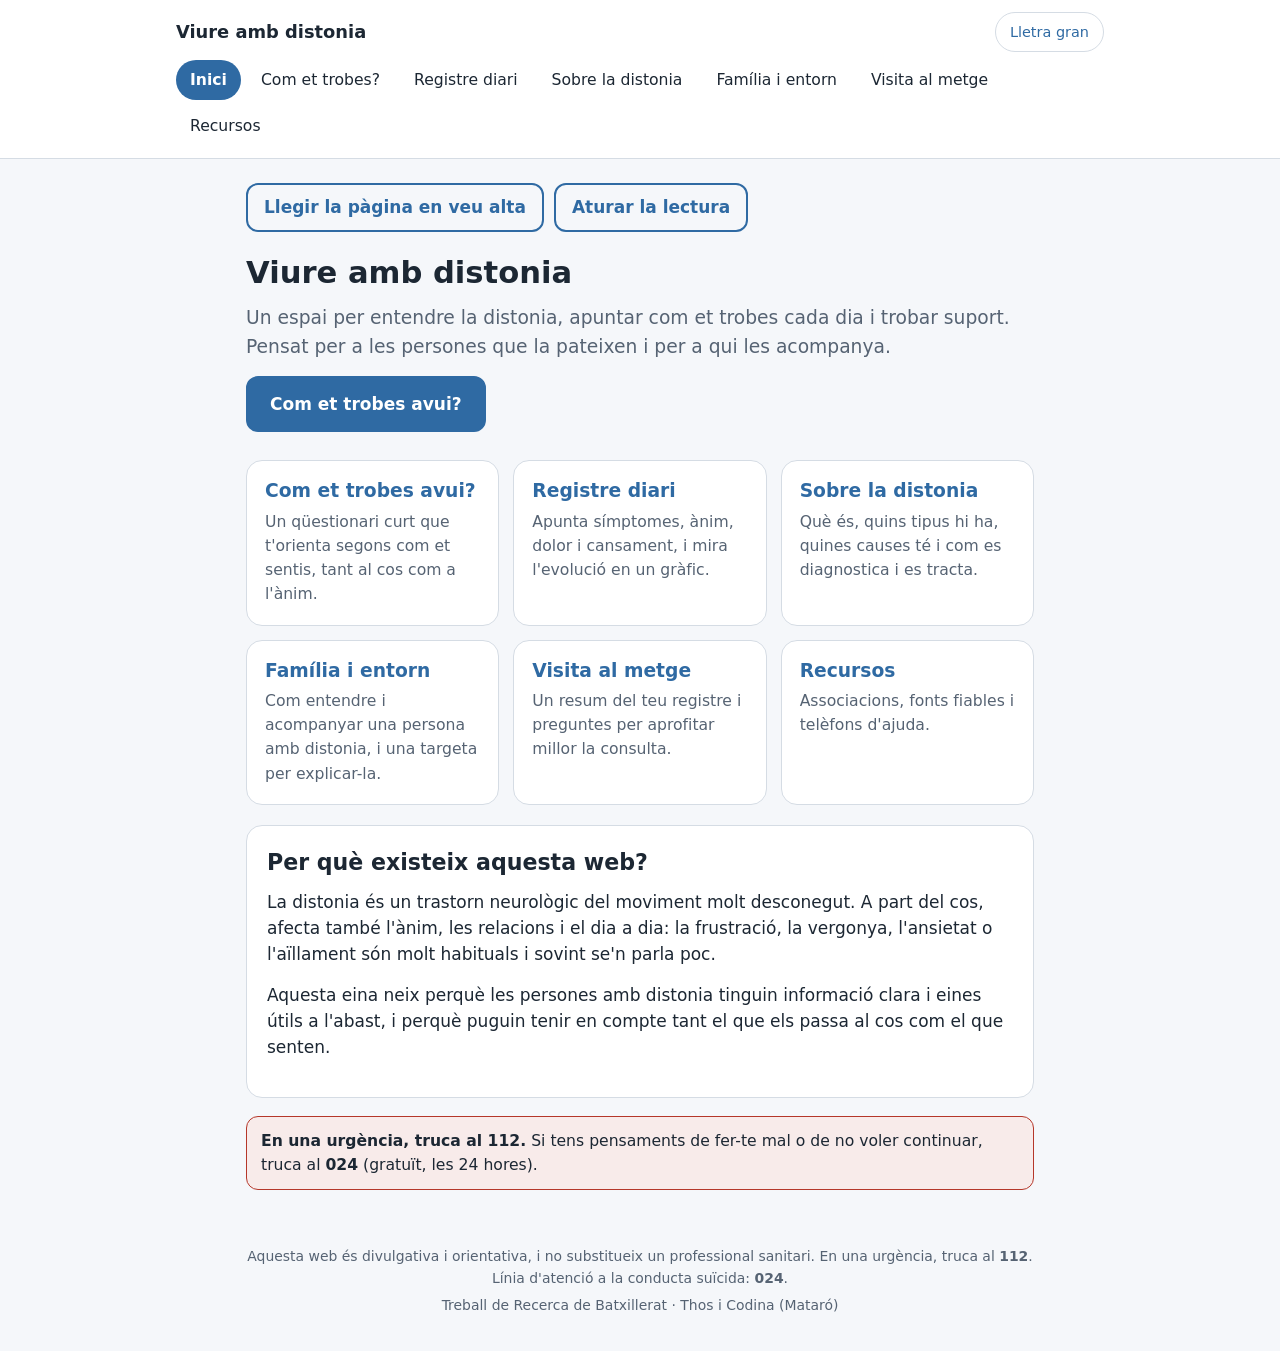
<file: index.html>
<!DOCTYPE html>
<html lang="ca">
<head>
  <meta charset="utf-8">
  <meta name="viewport" content="width=device-width, initial-scale=1">
  <meta name="description" content="Informació, orientació i registre diari per a persones amb distonia i per a qui les acompanya.">
  <title>Viure amb distonia · Informació, orientació i acompanyament</title>
  <link rel="stylesheet" href="style.css">
</head>
<body data-llegir>
  <div id="capcalera"></div>

  <main id="contingut">
    <section class="hero">
      <h1>Viure amb distonia</h1>
      <p class="lead">Un espai per entendre la distonia, apuntar com et trobes cada dia i trobar suport. Pensat per a les persones que la pateixen i per a qui les acompanya.</p>
      <a class="btn" href="orientacio.html">Com et trobes avui?</a>
    </section>

    <section class="graella" aria-label="Seccions de la web">
      <a class="targeta" href="orientacio.html">
        <h2>Com et trobes avui?</h2>
        <p>Un qüestionari curt que t'orienta segons com et sentis, tant al cos com a l'ànim.</p>
      </a>
      <a class="targeta" href="registre.html">
        <h2>Registre diari</h2>
        <p>Apunta símptomes, ànim, dolor i cansament, i mira l'evolució en un gràfic.</p>
      </a>
      <a class="targeta" href="informacio.html">
        <h2>Sobre la distonia</h2>
        <p>Què és, quins tipus hi ha, quines causes té i com es diagnostica i es tracta.</p>
      </a>
      <a class="targeta" href="entorn.html">
        <h2>Família i entorn</h2>
        <p>Com entendre i acompanyar una persona amb distonia, i una targeta per explicar-la.</p>
      </a>
      <a class="targeta" href="visita.html">
        <h2>Visita al metge</h2>
        <p>Un resum del teu registre i preguntes per aprofitar millor la consulta.</p>
      </a>
      <a class="targeta" href="recursos.html">
        <h2>Recursos</h2>
        <p>Associacions, fonts fiables i telèfons d'ajuda.</p>
      </a>
    </section>

    <section class="card">
      <h2>Per què existeix aquesta web?</h2>
      <p>La distonia és un trastorn neurològic del moviment molt desconegut. A part del cos, afecta també l'ànim, les relacions i el dia a dia: la frustració, la vergonya, l'ansietat o l'aïllament són molt habituals i sovint se'n parla poc.</p>
      <p>Aquesta eina neix perquè les persones amb distonia tinguin informació clara i eines útils a l'abast, i perquè puguin tenir en compte tant el que els passa al cos com el que senten.</p>
    </section>

    <div class="avis urgent">
      <strong>En una urgència, truca al 112.</strong> Si tens pensaments de fer-te mal o de no voler continuar, truca al <strong>024</strong> (gratuït, les 24 hores).
    </div>
  </main>

  <div id="peu"></div>
  <script src="common.js"></script>
  <script src="veu.js"></script>
</body>
</html>
</file>
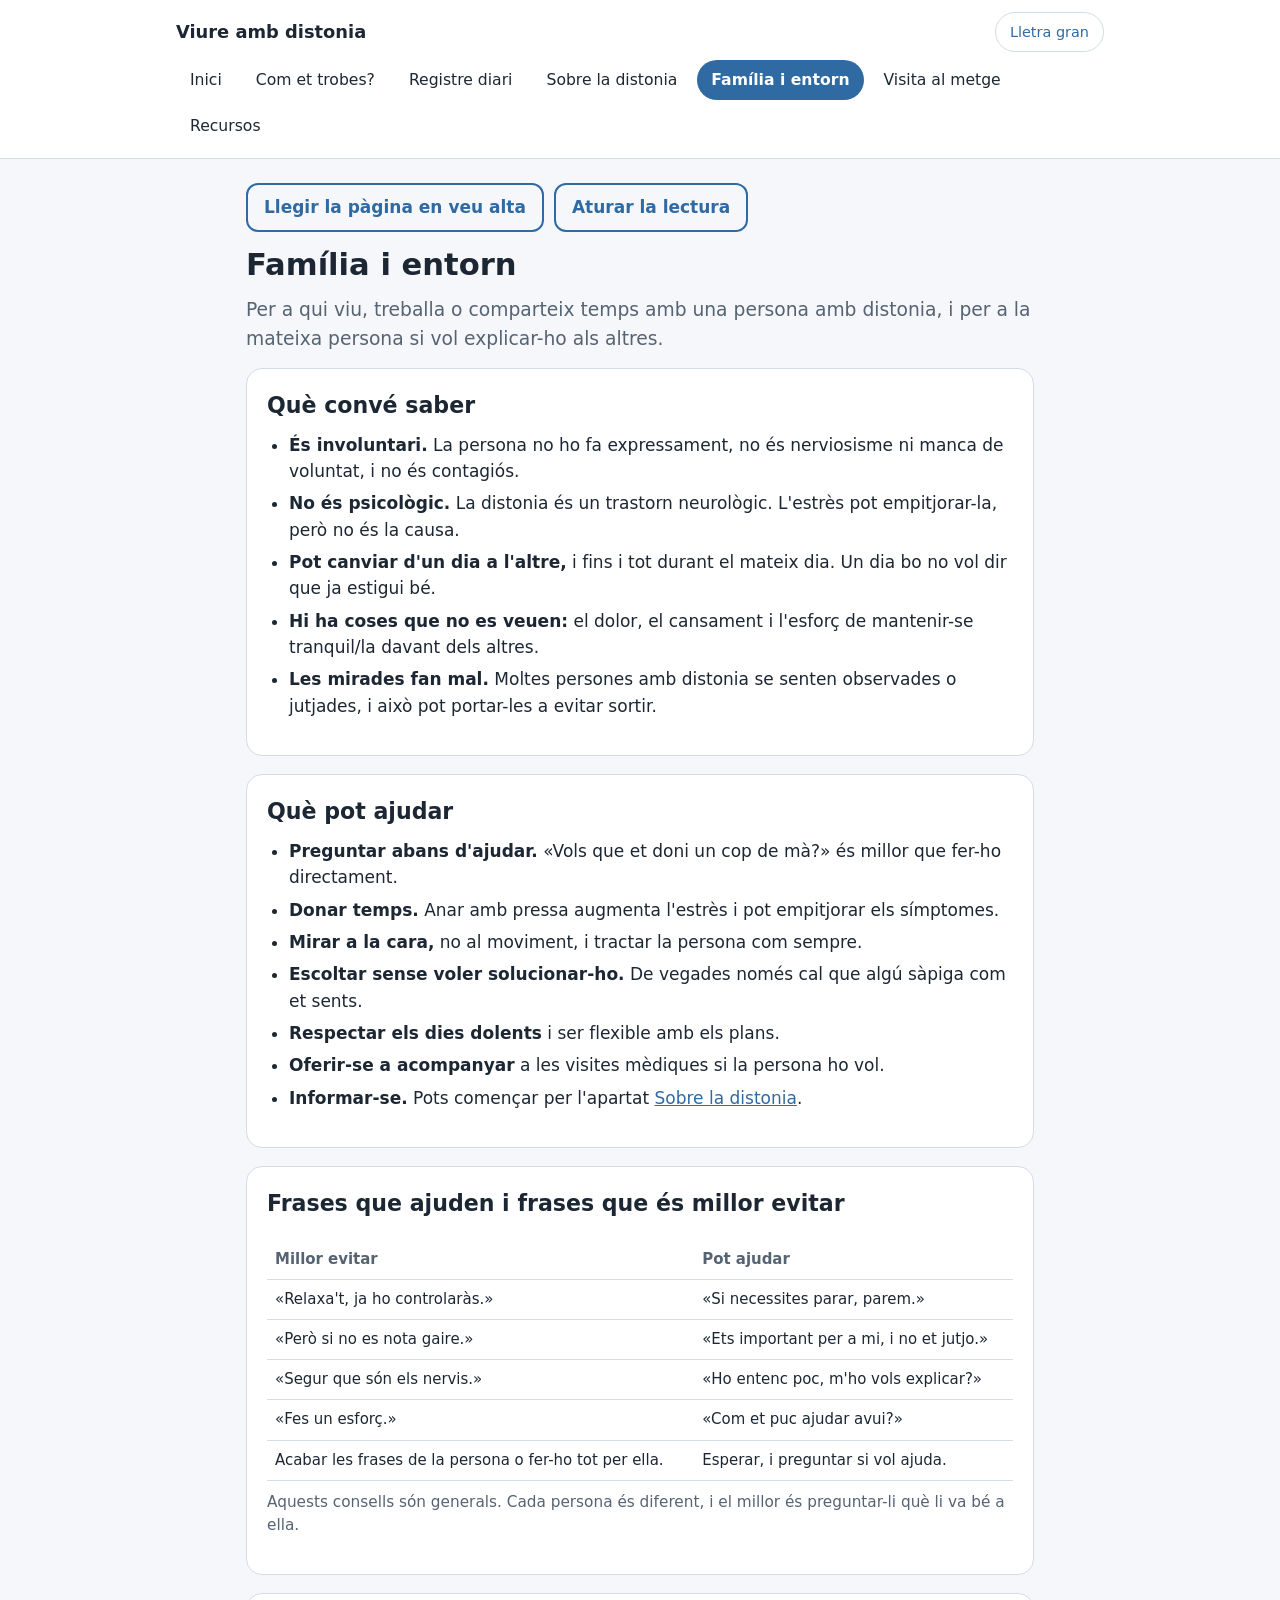
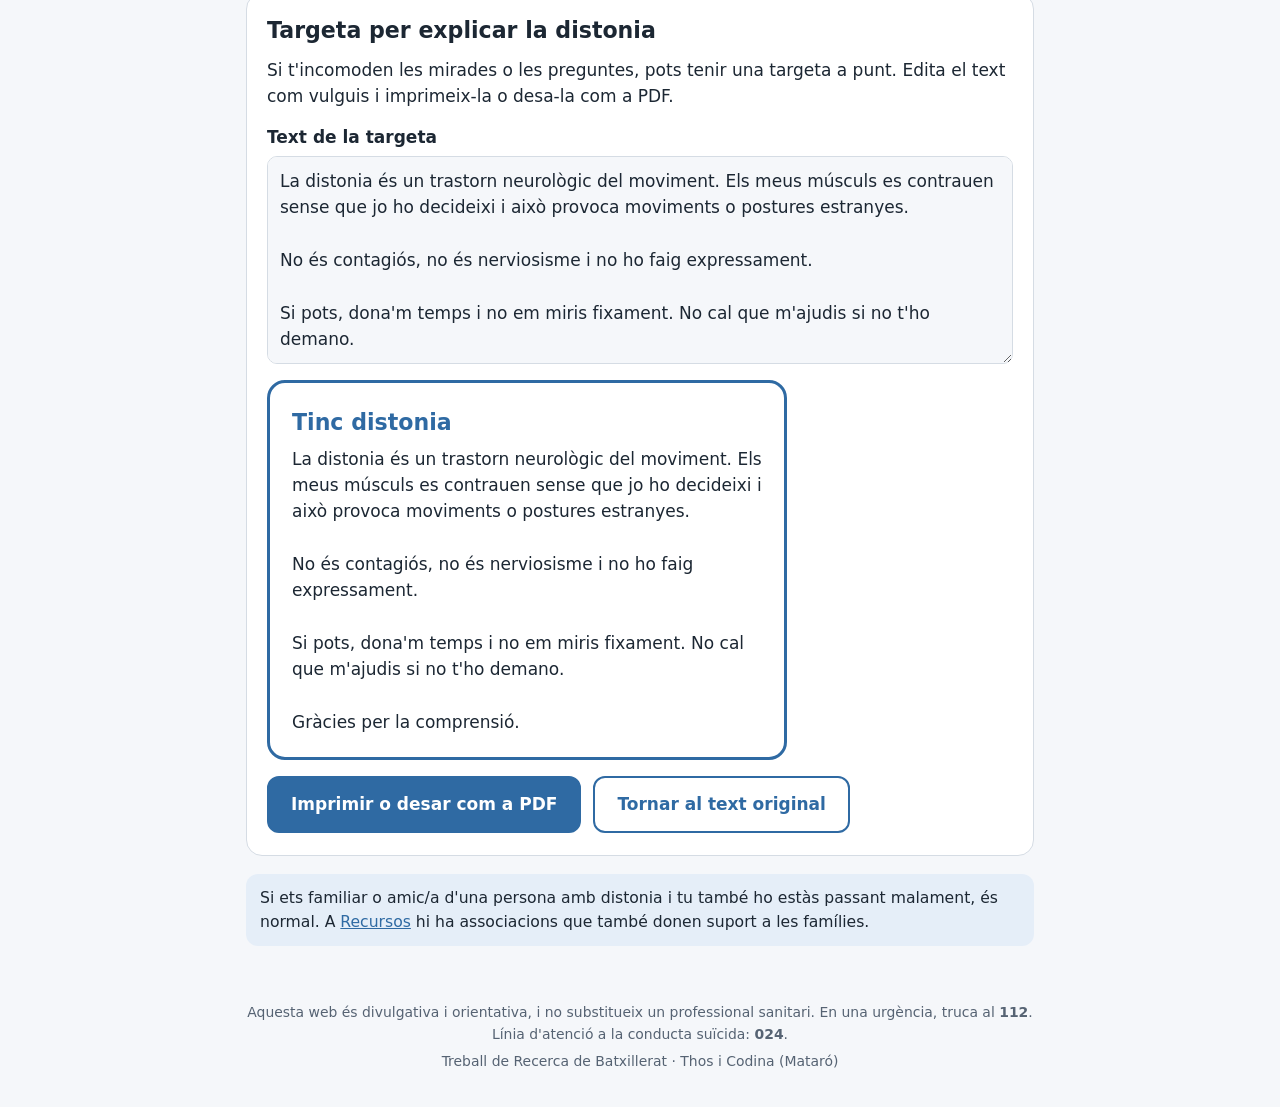
<file: entorn.html>
<!DOCTYPE html>
<html lang="ca">
<head>
  <meta charset="utf-8">
  <meta name="viewport" content="width=device-width, initial-scale=1">
  <title>Família i entorn · Viure amb distonia</title>
  <link rel="stylesheet" href="style.css">
</head>
<body data-llegir>
  <div id="capcalera"></div>

  <main id="contingut">
    <h1>Família i entorn</h1>
    <p class="lead">Per a qui viu, treballa o comparteix temps amb una persona amb distonia, i per a la mateixa persona si vol explicar-ho als altres.</p>

    <section class="card">
      <h2>Què convé saber</h2>
      <ul>
        <li><strong>És involuntari.</strong> La persona no ho fa expressament, no és nerviosisme ni manca de voluntat, i no és contagiós.</li>
        <li><strong>No és psicològic.</strong> La distonia és un trastorn neurològic. L'estrès pot empitjorar-la, però no és la causa.</li>
        <li><strong>Pot canviar d'un dia a l'altre,</strong> i fins i tot durant el mateix dia. Un dia bo no vol dir que ja estigui bé.</li>
        <li><strong>Hi ha coses que no es veuen:</strong> el dolor, el cansament i l'esforç de mantenir-se tranquil/la davant dels altres.</li>
        <li><strong>Les mirades fan mal.</strong> Moltes persones amb distonia se senten observades o jutjades, i això pot portar-les a evitar sortir.</li>
      </ul>
    </section>

    <section class="card">
      <h2>Què pot ajudar</h2>
      <ul>
        <li><strong>Preguntar abans d'ajudar.</strong> «Vols que et doni un cop de mà?» és millor que fer-ho directament.</li>
        <li><strong>Donar temps.</strong> Anar amb pressa augmenta l'estrès i pot empitjorar els símptomes.</li>
        <li><strong>Mirar a la cara,</strong> no al moviment, i tractar la persona com sempre.</li>
        <li><strong>Escoltar sense voler solucionar-ho.</strong> De vegades només cal que algú sàpiga com et sents.</li>
        <li><strong>Respectar els dies dolents</strong> i ser flexible amb els plans.</li>
        <li><strong>Oferir-se a acompanyar</strong> a les visites mèdiques si la persona ho vol.</li>
        <li><strong>Informar-se.</strong> Pots començar per l'apartat <a href="informacio.html">Sobre la distonia</a>.</li>
      </ul>
    </section>

    <section class="card">
      <h2>Frases que ajuden i frases que és millor evitar</h2>
      <div class="taula-scroll">
        <table>
          <thead><tr><th>Millor evitar</th><th>Pot ajudar</th></tr></thead>
          <tbody>
            <tr><td>«Relaxa't, ja ho controlaràs.»</td><td>«Si necessites parar, parem.»</td></tr>
            <tr><td>«Però si no es nota gaire.»</td><td>«Ets important per a mi, i no et jutjo.»</td></tr>
            <tr><td>«Segur que són els nervis.»</td><td>«Ho entenc poc, m'ho vols explicar?»</td></tr>
            <tr><td>«Fes un esforç.»</td><td>«Com et puc ajudar avui?»</td></tr>
            <tr><td>Acabar les frases de la persona o fer-ho tot per ella.</td><td>Esperar, i preguntar si vol ajuda.</td></tr>
          </tbody>
        </table>
      </div>
      <p class="muted">Aquests consells són generals. Cada persona és diferent, i el millor és preguntar-li què li va bé a ella.</p>
    </section>

    <section class="card" id="zona-targeta">
      <h2>Targeta per explicar la distonia</h2>
      <p>Si t'incomoden les mirades o les preguntes, pots tenir una targeta a punt. Edita el text com vulguis i imprimeix-la o desa-la com a PDF.</p>
      <label class="camp no-print">Text de la targeta
        <textarea id="text-targeta" rows="7"></textarea>
      </label>
      <div id="targeta" class="targeta-imprimible">
        <h3 id="tg-titol">Tinc distonia</h3>
        <p id="tg-text"></p>
      </div>
      <div class="fila esquerra no-print">
        <button class="btn" type="button" id="imprimeix">Imprimir o desar com a PDF</button>
        <button class="btn-sec" type="button" id="restaura">Tornar al text original</button>
      </div>
    </section>

    <div class="avis no-print">
      Si ets familiar o amic/a d'una persona amb distonia i tu també ho estàs passant malament, és normal. A <a href="recursos.html">Recursos</a> hi ha associacions que també donen suport a les famílies.
    </div>
  </main>

  <div id="peu"></div>
  <script src="common.js"></script>
  <script src="veu.js"></script>
  <script>
    var TEXT_ORIGINAL =
      "La distonia és un trastorn neurològic del moviment. Els meus músculs es contrauen sense que jo ho decideixi i això provoca moviments o postures estranyes.\n\n" +
      "No és contagiós, no és nerviosisme i no ho faig expressament.\n\n" +
      "Si pots, dona'm temps i no em miris fixament. No cal que m'ajudis si no t'ho demano.\n\n" +
      "Gràcies per la comprensió.";
    var area = document.getElementById("text-targeta");
    function pinta() { document.getElementById("tg-text").textContent = area.value; }
    area.value = TEXT_ORIGINAL;
    pinta();
    area.addEventListener("input", pinta);
    document.getElementById("restaura").addEventListener("click", function () { area.value = TEXT_ORIGINAL; pinta(); });
    document.getElementById("imprimeix").addEventListener("click", function () {
      document.body.classList.add("print-targeta");
      window.print();
      document.body.classList.remove("print-targeta");
    });
  </script>
</body>
</html>
</file>
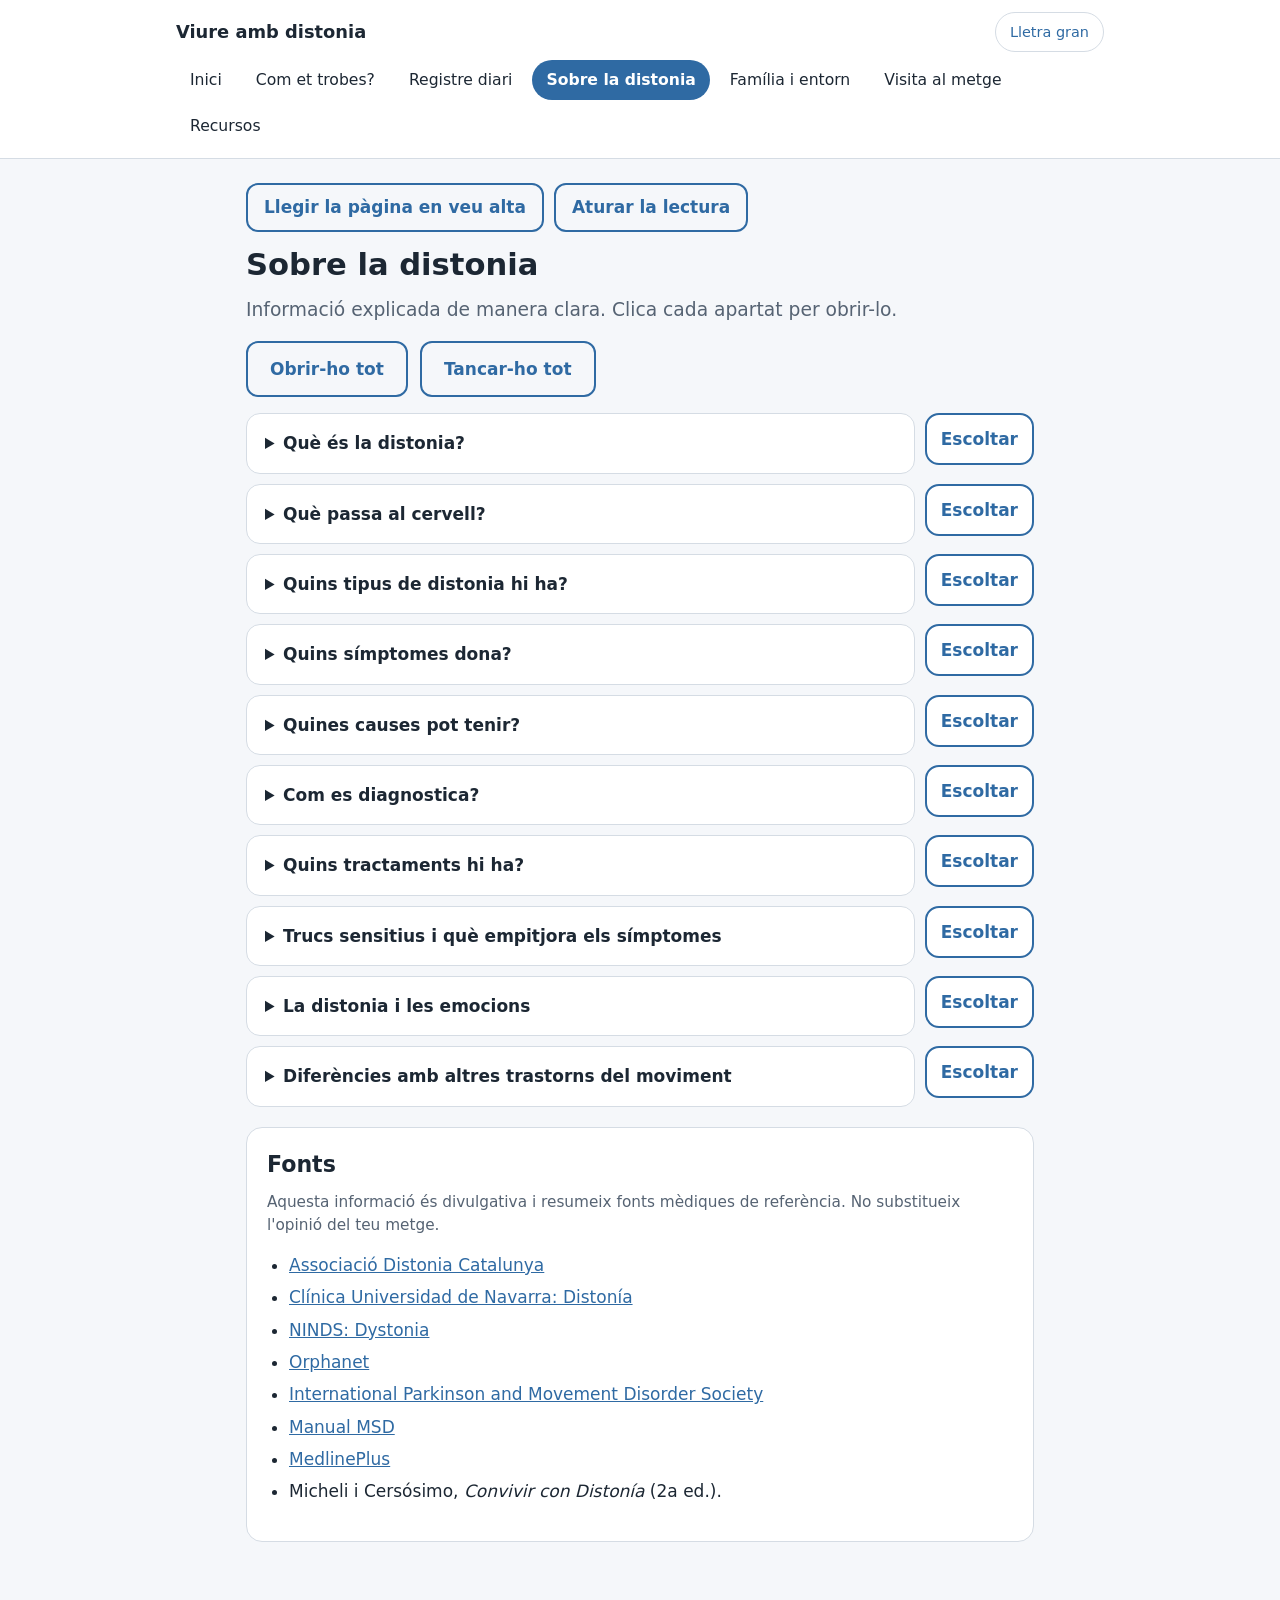
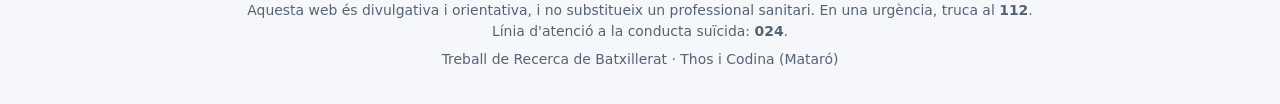
<file: informacio.html>
<!DOCTYPE html>
<html lang="ca">
<head>
  <meta charset="utf-8">
  <meta name="viewport" content="width=device-width, initial-scale=1">
  <title>Sobre la distonia · Viure amb distonia</title>
  <link rel="stylesheet" href="style.css">
</head>
<body data-llegir>
  <div id="capcalera"></div>

  <main id="contingut">
    <h1>Sobre la distonia</h1>
    <p class="lead">Informació explicada de manera clara. Clica cada apartat per obrir-lo.</p>

    <div class="fila esquerra no-print">
      <button class="btn-sec" type="button" id="obre">Obrir-ho tot</button>
      <button class="btn-sec" type="button" id="tanca">Tancar-ho tot</button>
    </div>

    <div id="acordions" style="margin-top:16px">

      <details class="acordio">
        <summary>Què és la distonia?</summary>
        <div class="cos">
          <p>La distonia és un trastorn neurològic del moviment. Els músculs es contrauen de manera involuntària, a vegades de forma sostinguda i a vegades de forma intermitent. Això provoca moviments de torsió repetitius i postures que no són normals.</p>
          <p>Passa perquè es contrauen alhora músculs que normalment treballen en sentit contrari: uns fan el moviment i els altres es relaxen. A la distonia, aquest equilibri falla.</p>
          <p>És un dels trastorns del moviment més freqüents després del Parkinson i el tremolor essencial, però continua sent poc coneguda i sovint costa aconseguir-ne un diagnòstic correcte.</p>
        </div>
      </details>

      <details class="acordio">
        <summary>Què passa al cervell?</summary>
        <div class="cos">
          <p>Els ganglis basals són un grup d'estructures que hi ha dins del cervell. No generen el moviment directament, però ajuden a decidir quins moviments s'han de fer, quins s'han d'aturar i amb quina força.</p>
          <p>A la distonia es creu que aquests circuits no funcionen bé i, per això, apareixen contraccions que no haurien de produir-se. Hi intervenen missatgers químics del cervell (neurotransmissors) com la dopamina, el GABA, el glutamat i l'acetilcolina.</p>
          <p>Encara no se sap amb exactitud tot el mecanisme. Probablement n'hi ha més d'un.</p>
        </div>
      </details>

      <details class="acordio">
        <summary>Quins tipus de distonia hi ha?</summary>
        <div class="cos">
          <h3>Segons quantes parts del cos afecta</h3>
          <ul>
            <li><strong>Focal:</strong> una sola part del cos (per exemple, el coll, les parpelles o una mà).</li>
            <li><strong>Segmentària:</strong> dues o més parts que estan juntes (per exemple, coll i cara).</li>
            <li><strong>Multifocal:</strong> dues o més parts que no estan connectades entre elles.</li>
            <li><strong>Generalitzada:</strong> el tronc i almenys dues zones més, sovint les cames.</li>
            <li><strong>Hemidistonia:</strong> un costat sencer del cos.</li>
          </ul>
          <h3>Algunes formes concretes</h3>
          <ul>
            <li><strong>Blefaroespasme:</strong> tancament involuntari de les parpelles.</li>
            <li><strong>Distonia cervical (torticoli):</strong> afecta el coll i fa girar o inclinar el cap.</li>
            <li><strong>Distonia laríngia:</strong> afecta les cordes vocals i canvia la veu o la parla.</li>
            <li><strong>Distonia oromandibular:</strong> afecta els músculs de la cara, la mandíbula, la llengua o els llavis.</li>
            <li><strong>Síndrome de Meige:</strong> combina el blefaroespasme i la distonia oromandibular.</li>
            <li><strong>Enrampada de l'escrivent i altres distonies de tasca específica:</strong> apareixen en fer un moviment concret i repetit, com escriure o tocar un instrument.</li>
            <li><strong>Distonia de tronc o axial:</strong> afecta l'esquena i el tronc.</li>
          </ul>
        </div>
      </details>

      <details class="acordio">
        <summary>Quins símptomes dona?</summary>
        <div class="cos">
          <p>Depenen dels músculs afectats. Poden dificultar escriure, caminar, parlar, menjar, vestir-se, mantenir els ulls oberts o, en alguns casos, empassar o respirar.</p>
          <p>A més dels moviments i les postures, és molt freqüent el <strong>dolor muscular</strong>, la <strong>fatiga</strong>, la tensió i les molèsties a les zones afectades. La intensitat varia molt d'una persona a una altra, i fins i tot d'un dia a l'altre.</p>
          <p>Hi ha dies en què el dolor i el cansament poden fer molt difícil la vida quotidiana. Si tens dificultat per respirar o empassar, demana atenció mèdica.</p>
        </div>
      </details>

      <details class="acordio">
        <summary>Quines causes pot tenir?</summary>
        <div class="cos">
          <p>Les causes poden ser molt variades i, en molts casos, no se'n coneix el motiu exacte.</p>
          <ul>
            <li><strong>Genètiques:</strong> algunes formes venen de mutacions en gens i poden ser hereditàries.</li>
            <li><strong>Adquirides:</strong> apareixen després d'una lesió cerebral, un ictus, una infecció, un tumor o una intoxicació.</li>
            <li><strong>Degeneratives:</strong> relacionades amb malalties que afecten el sistema nerviós de forma progressiva, com el Parkinson.</li>
            <li><strong>Medicaments:</strong> alguns fàrmacs, com certs antipsicòtics o antiemètics (contra les nàusees), poden provocar símptomes de distonia com a efecte secundari.</li>
            <li><strong>Idiopàtiques:</strong> no es troba cap causa clara.</li>
          </ul>
        </div>
      </details>

      <details class="acordio">
        <summary>Com es diagnostica?</summary>
        <div class="cos">
          <p>No hi ha una prova única que confirmi la distonia. El diagnòstic es basa en els símptomes i requereix experiència, i per això sovint costa, sobretot en els casos lleus. Es considera una malaltia infradiagnosticada.</p>
          <p>El neuròleg acostuma a:</p>
          <ul>
            <li>observar els moviments i les postures;</li>
            <li>fer una exploració neurològica (força, reflexos, coordinació);</li>
            <li>revisar els antecedents mèdics i familiars;</li>
            <li>demanar una ressonància magnètica cerebral per descartar altres causes (no confirma la distonia per ella mateixa);</li>
            <li>fer proves genètiques si es pensa que pot ser hereditària;</li>
            <li>en alguns casos, anàlisis de sang o altres proves.</li>
          </ul>
        </div>
      </details>

      <details class="acordio">
        <summary>Quins tractaments hi ha?</summary>
        <div class="cos">
          <p>El tractament depèn del tipus de distonia, dels músculs afectats i de la causa. Només el teu neuròleg et pot dir quin et convé.</p>
          <ul>
            <li><strong>Toxina botulínica:</strong> s'injecta als músculs afectats i en redueix temporalment l'activitat. És especialment útil en distonies focals, com la cervical o el blefaroespasme. L'efecte dura uns mesos i les infiltracions es repeteixen.</li>
            <li><strong>Medicaments:</strong> per exemple anticolinèrgics, benzodiazepines o baclofè, segons el cas. Els resultats dels fàrmacs orals poden ser limitats.</li>
            <li><strong>Fisioteràpia i rehabilitació:</strong> poden ajudar amb la mobilitat, el dolor i els problemes de postura.</li>
            <li><strong>Estimulació cerebral profunda:</strong> s'implanten elèctrodes en zones concretes del cervell. Es pot valorar en distonies greus que no responen a altres tractaments.</li>
            <li><strong>Cirurgia:</strong> en casos molt concrets, sobre nervis o estructures implicades en el moviment.</li>
          </ul>
        </div>
      </details>

      <details class="acordio">
        <summary>Trucs sensitius i què empitjora els símptomes</summary>
        <div class="cos">
          <p>Alguns gestos poden alleugerir els símptomes durant un moment. Per exemple, tocar-se suaument la barbeta o una zona de la cara o del cap. S'anomenen <strong>trucs sensitius</strong> i són molt freqüents, sobretot en la distonia cervical.</p>
          <p>Altres coses poden empitjorar-los: l'estrès, les infeccions o una operació, el cansament i certes postures o activitats. En el blefaroespasme, per exemple, pot empitjorar quan cal mantenir els ulls oberts, com en conduir, llegir o mirar la televisió.</p>
          <p>Pots apuntar al <a href="registre.html">registre diari</a> què et passa cada dia per veure si hi ha patrons.</p>
        </div>
      </details>

      <details class="acordio">
        <summary>La distonia i les emocions</summary>
        <div class="cos">
          <p><strong>La distonia no està causada per les emocions.</strong> Molta gent ho creu, i de vegades fins i tot professionals poc familiaritzats amb el trastorn. L'estrès i les emocions fortes sí que poden fer que els símptomes empitjorin. També existeixen moviments semblants d'origen psicològic, però són una altra cosa i els ha d'avaluar un especialista.</p>
          <p>Viure amb distonia pot portar moltes emocions difícils:</p>
          <ul>
            <li><strong>Frustració i impotència</strong>, perquè el cos no respon a les ordres del cervell.</li>
            <li><strong>Ansietat i estrès</strong>, per no saber quan apareixeran els moviments, sobretot en públic.</li>
            <li><strong>Vergonya i inseguretat</strong>, per sentir-se observat o jutjat.</li>
            <li><strong>Aïllament i soledat</strong>, per evitar situacions socials.</li>
            <li><strong>Tristesa i dol</strong> per la vida d'abans, que pot arribar a derivar en depressió.</li>
          </ul>
          <p>Són reaccions habituals davant d'una situació difícil. Parlar-ne amb algú de confiança, amb un professional o amb altres persones afectades pot ajudar molt. Mira l'apartat de <a href="recursos.html">recursos</a>.</p>
        </div>
      </details>

      <details class="acordio">
        <summary>Diferències amb altres trastorns del moviment</summary>
        <div class="cos">
          <div class="taula-scroll">
            <table class="comparativa">
              <thead><tr><th>Trastorn</th><th>Què el caracteritza</th></tr></thead>
              <tbody>
                <tr><td>Distonia</td><td>Contraccions musculars sostingudes o repetides que provoquen postures anormals i moviments de torsió.</td></tr>
                <tr><td>Parkinson</td><td>Tremolor en repòs, moviments lents, rigidesa i problemes d'equilibri. Algunes persones amb Parkinson també desenvolupen distonia.</td></tr>
                <tr><td>Tremolor essencial</td><td>Tremolor rítmic quan es manté una postura o es fa un moviment, sobretot a les mans. No causa postures anormals.</td></tr>
                <tr><td>Corea</td><td>Moviments ràpids, irregulars i imprevisibles que canvien de lloc.</td></tr>
                <tr><td>Tics</td><td>Moviments o sons breus i repetitius que sovint es poden contenir uns instants.</td></tr>
              </tbody>
            </table>
          </div>
        </div>
      </details>
    </div>

    <section class="card" style="margin-top:20px">
      <h2>Fonts</h2>
      <p class="muted">Aquesta informació és divulgativa i resumeix fonts mèdiques de referència. No substitueix l'opinió del teu metge.</p>
      <ul>
        <li><a href="https://distonia.cat/" target="_blank" rel="noopener noreferrer">Associació Distonia Catalunya</a></li>
        <li><a href="https://www.cun.es/enfermedades-tratamientos/enfermedades/distonia" target="_blank" rel="noopener noreferrer">Clínica Universidad de Navarra: Distonía</a></li>
        <li><a href="https://www.ninds.nih.gov/health-information/disorders/dystonia" target="_blank" rel="noopener noreferrer">NINDS: Dystonia</a></li>
        <li><a href="https://www.orpha.net/es/disease/detail/256" target="_blank" rel="noopener noreferrer">Orphanet</a></li>
        <li><a href="https://www.movementdisorders.org/" target="_blank" rel="noopener noreferrer">International Parkinson and Movement Disorder Society</a></li>
        <li><a href="https://www.msdmanuals.com/" target="_blank" rel="noopener noreferrer">Manual MSD</a></li>
        <li><a href="https://medlineplus.gov/spanish/" target="_blank" rel="noopener noreferrer">MedlinePlus</a></li>
        <li>Micheli i Cersósimo, <em>Convivir con Distonía</em> (2a ed.).</li>
      </ul>
    </section>
  </main>

  <div id="peu"></div>
  <script src="common.js"></script>
  <script src="veu.js"></script>
  <script>
    function totsAcordions(obert) {
      var d = document.querySelectorAll("#acordions details");
      for (var i = 0; i < d.length; i++) d[i].open = obert;
    }
    document.getElementById("obre").addEventListener("click", function () { totsAcordions(true); });
    document.getElementById("tanca").addEventListener("click", function () { totsAcordions(false); });

    // ---------- Escoltar cada apartat ----------
    // Cada apartat té el seu botó «Escoltar», que llegeix el títol i tot el contingut
    // (també si l'apartat està tancat). Les taules es llegeixen fila a fila.
    (function () {
      if (!Veu || !Veu.suportaLlegir) return;

      function neteja(t) { return t.replace(/[↗←→·]/g, " ").replace(/\s+/g, " ").trim(); }
      function ambPunt(t) { return /[.!?:]$/.test(t) ? t : t + "."; }

      function textosApartat(d) {
        var out = [ambPunt(neteja(d.querySelector("summary").textContent))];
        d.querySelectorAll(".cos h3, .cos p, .cos li, .cos tbody tr").forEach(function (el) {
          if (el.tagName === "TR") {
            var cel = [].map.call(el.children, function (c) { return ambPunt(neteja(c.textContent)); });
            out.push(cel.join(" "));
          } else if (!el.closest("tr")) {
            var t = neteja(el.textContent);
            if (t) out.push(t);
          }
        });
        return out;
      }

      var botons = [];
      function reinicia() {
        botons.forEach(function (b) {
          b.textContent = "Escoltar";
          b.setAttribute("aria-pressed", "false");
          b.setAttribute("aria-label", "Escoltar l'apartat: " + b.dataset.titol);
        });
      }
      Veu.alCanviar(function (llegint) { if (!llegint) reinicia(); });

      document.querySelectorAll("#acordions details.acordio").forEach(function (d) {
        var titol = neteja(d.querySelector("summary").textContent);
        var w = document.createElement("div");
        w.className = "apartat";
        d.parentNode.insertBefore(w, d);
        w.appendChild(d);
        var b = document.createElement("button");
        b.type = "button";
        b.className = "btn-apartat no-print";
        b.dataset.titol = titol;
        w.appendChild(b);
        botons.push(b);
        b.addEventListener("click", function () {
          if (b.getAttribute("aria-pressed") === "true") { Veu.atura(); return; }
          reinicia();
          d.open = true;                       // s'obre per poder seguir el text amb els ulls
          b.textContent = "Aturar";
          b.setAttribute("aria-pressed", "true");
          b.setAttribute("aria-label", "Aturar la lectura de l'apartat: " + titol);
          Veu.llegeixLlista(textosApartat(d));
        });
      });
      reinicia();
    })();
  </script>
</body>
</html>
</file>
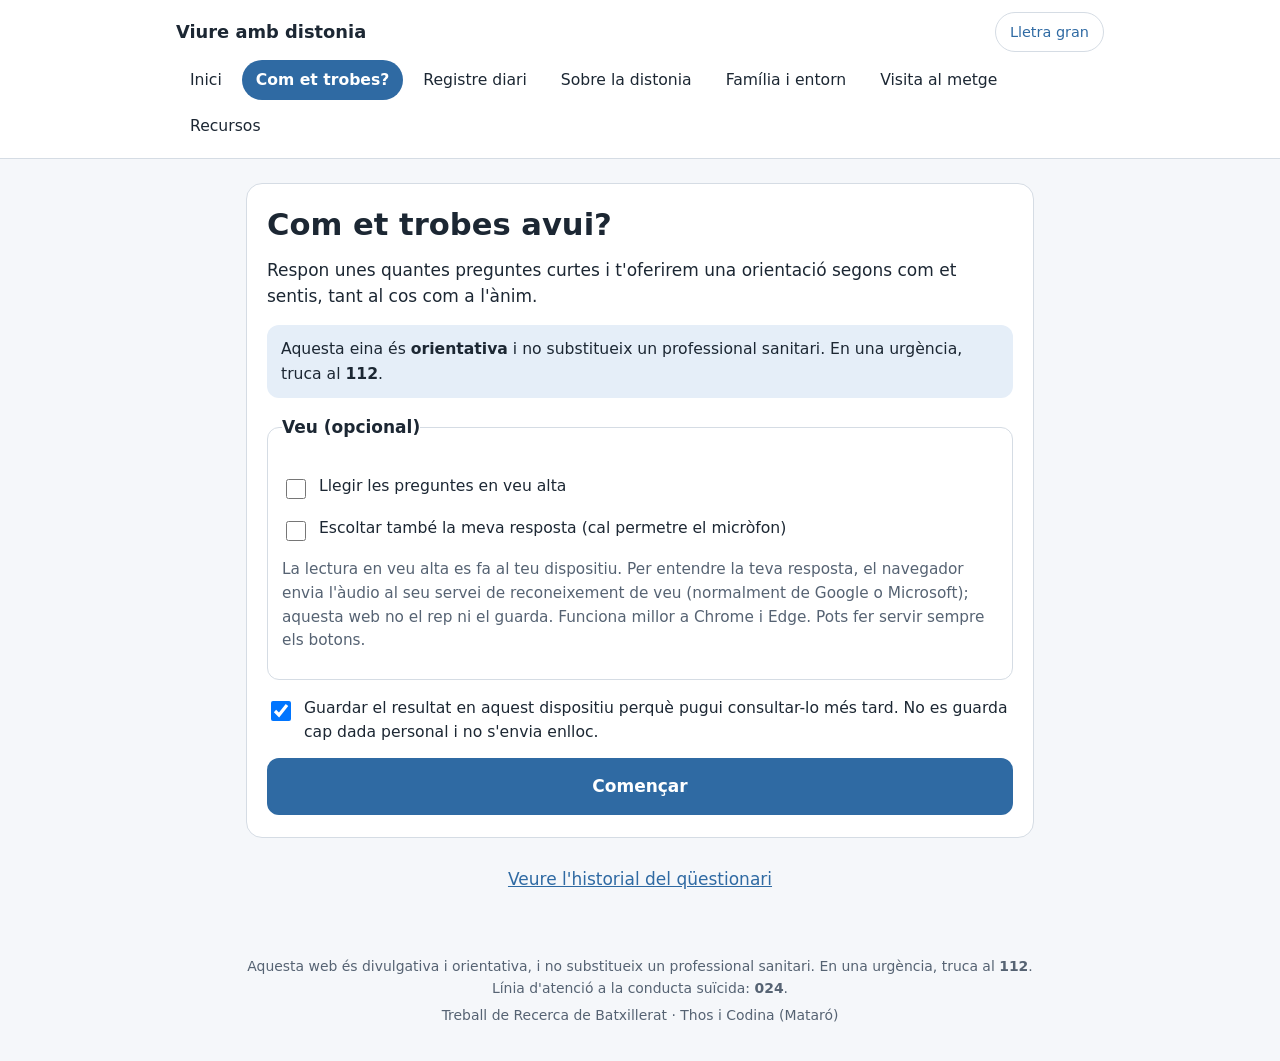
<file: orientacio.html>
<!DOCTYPE html>
<html lang="ca">
<head>
  <meta charset="utf-8">
  <meta name="viewport" content="width=device-width, initial-scale=1">
  <title>Com et trobes avui? · Viure amb distonia</title>
  <link rel="stylesheet" href="style.css">
</head>
<body>
  <div id="capcalera"></div>

  <main id="contingut">
    <!-- PANTALLA D'INICI -->
    <section id="inici" class="card">
      <h1>Com et trobes avui?</h1>
      <p>Respon unes quantes preguntes curtes i t'oferirem una orientació segons com et sentis, tant al cos com a l'ànim.</p>
      <div class="avis">
        Aquesta eina és <strong>orientativa</strong> i no substitueix un professional sanitari.
        En una urgència, truca al <strong>112</strong>.
      </div>

      <fieldset class="veu" id="opcions-veu">
        <legend>Veu (opcional)</legend>
        <label class="check">
          <input type="checkbox" id="auto-llegir">
          <span>Llegir les preguntes en veu alta</span>
        </label>
        <label class="check" id="fila-auto-escolta">
          <input type="checkbox" id="auto-escolta">
          <span>Escoltar també la meva resposta (cal permetre el micròfon)</span>
        </label>
        <p class="muted" id="nota-veu">La lectura en veu alta es fa al teu dispositiu. Per entendre la teva resposta, el navegador envia l'àudio al seu servei de reconeixement de veu (normalment de Google o Microsoft); aquesta web no el rep ni el guarda. Funciona millor a Chrome i Edge. Pots fer servir sempre els botons.</p>
      </fieldset>

      <label class="check">
        <input type="checkbox" id="guardar" checked>
        <span>Guardar el resultat en aquest dispositiu perquè pugui consultar-lo més tard. No es guarda cap dada personal i no s'envia enlloc.</span>
      </label>
      <button class="btn bloc" id="btn-comencar" type="button">Començar</button>
    </section>

    <!-- PREGUNTA -->
    <section id="pregunta" class="card" hidden>
      <div class="progress" id="progres"></div>
      <h2 id="enunciat"></h2>

      <div class="barra-veu no-print" id="barra-veu">
        <button class="btn-sec" id="btn-escolta" type="button">Escoltar la pregunta</button>
        <button class="btn-sec" id="btn-parla" type="button">Respondre parlant</button>
      </div>
      <p class="muted veu-estat" id="veu-estat" role="status" aria-live="polite"></p>
      <div class="fila esquerra" id="veu-confirma" hidden>
        <button class="btn" id="btn-confirma" type="button">Confirmar</button>
        <button class="btn-sec" id="btn-cancela" type="button">Tornar a provar</button>
      </div>

      <div class="opcions" id="opcions"></div>
      <div class="fila">
        <button class="enllac-btn" id="btn-enrere" type="button">← Enrere</button>
        <button class="enllac-btn" id="btn-reiniciar" type="button">Tornar a l'inici</button>
      </div>
    </section>

    <!-- RESULTAT -->
    <section id="resultat" class="card final" hidden>
      <span class="etiqueta" id="r-cat"></span>
      <h2 id="r-titol"></h2>
      <p id="r-text"></p>
      <div class="enllacos" id="r-enllacos"></div>
      <button class="btn-sec bloc" id="btn-escolta-r" type="button">Escoltar aquest resultat</button>
      <div class="avis">Aquesta orientació no és un diagnòstic. Si tens dubtes, consulta el teu metge.</div>
      <div class="enllacos">
        <a class="enllac" href="registre.html">Apuntar com em trobo al registre diari</a>
      </div>
      <button class="btn bloc" id="btn-nou" type="button">Fer-ho una altra vegada</button>
      <div class="fila">
        <button class="enllac-btn" id="btn-enrere-r" type="button">← Revisar l'última resposta</button>
      </div>
      <details class="resum">
        <summary>Veure el meu recorregut</summary>
        <ol id="r-cami"></ol>
      </details>
    </section>

    <!-- HISTORIAL -->
    <section id="historial" class="card" hidden>
      <h2>Historial del qüestionari en aquest dispositiu</h2>
      <p class="muted">Només es guarda al teu navegador. Si esborres les dades del navegador, desapareix.</p>
      <div id="h-contingut" class="taula-scroll"></div>
      <div class="fila">
        <button class="enllac-btn" id="btn-csv" type="button">Descarregar CSV</button>
        <button class="enllac-btn" id="btn-esborrar" type="button">Esborrar historial</button>
        <button class="enllac-btn" id="btn-tancar-h" type="button">Tancar</button>
      </div>
    </section>

    <p class="no-print" style="text-align:center"><button class="enllac-btn" id="btn-historial" type="button">Veure l'historial del qüestionari</button></p>
  </main>

  <div id="peu"></div>

  <script src="common.js"></script>
  <script src="veu.js"></script>
  <script src="arbre.js"></script>
  <script>
    const $ = (id) => document.getElementById(id);
    const CLAU = "distonia_historial_v1";
    const CLAU_LLEGIR = "distonia_veu_llegir";
    const CLAU_ESCOLTA = "distonia_veu_escolta";
    const seccions = ["inici", "pregunta", "resultat", "historial"];

    let actual = INICI;       // codi del node que es mostra
    let cami = [];            // [{id, i}] respostes donades
    let guardatTs = null;     // marca de temps del registre guardat en aquest recorregut
    let seccioAnterior = "inici";
    let seq = 0;              // canvia a cada pregunta: serveix per ignorar respostes de veu antigues
    let confirmaPendent = null;

    function llegeixLS(k) { try { return localStorage.getItem(k) === "1"; } catch (e) { return false; } }
    function escriuLS(k, v) { try { localStorage.setItem(k, v ? "1" : "0"); } catch (e) { /* res */ } }

    function mostra(nom) {
      seccions.forEach((s) => { $(s).hidden = s !== nom; });
      window.scrollTo({ top: 0 });
    }

    function estat(text) { $("veu-estat").textContent = text || ""; }

    function comencar() {
      actual = INICI; cami = []; guardatTs = null;
      renderPregunta();
    }

    // ---------- Veu ----------
    function textPregunta() {
      const n = NODES[actual];
      return n.t + " " + n.o.map(([t], i) => "Opció " + (i + 1) + ": " + t + ".").join(" ");
    }

    function llegeixPregunta() {
      return Veu.llegeixLlista([textPregunta()]);
    }

    function marcaOpcio(i) {
      document.querySelectorAll("#opcions .opcio").forEach((b, k) => b.classList.toggle("triada", k === i));
    }

    // Mostra «He entès X» i espera la confirmació (per veu o amb els botons)
    function confirma(text) {
      return new Promise((resol) => {
        let fet = false;
        const fi = (v) => {
          if (fet) return;
          fet = true;
          confirmaPendent = null;
          $("veu-confirma").hidden = true;
          Veu.paraEscolta();
          resol(v);
        };
        confirmaPendent = fi;
        $("btn-confirma").onclick = () => fi(true);
        $("btn-cancela").onclick = () => fi(false);
        $("veu-confirma").hidden = false;
        estat("He entès: «" + text + "». Digues «sí» per confirmar o «no» per tornar-ho a provar.");
        Veu.parla("He entès: " + text + ". Ho confirmes? Digues sí o no.").then(() => {
          if (fet) return;
          Veu.escolta().then((alts) => {
            const r = Veu.esSiNo(alts);
            if (r !== null) fi(r);
          }).catch(() => { /* es poden fer servir els botons */ });
        });
      });
    }

    async function respostaPerVeu() {
      const tok = seq;
      if (!Veu.suportaParlar) { estat(Veu.missatgeError({ error: "no-suportat" })); return; }
      if (!Veu.consentiment()) { estat("D'acord. Pots respondre amb els botons."); return; }
      for (let intents = 0; intents < 3; intents++) {
        if (tok !== seq) return;
        estat("Estic escoltant… digues el número o el text de l'opció.");
        let alts;
        try {
          alts = await Veu.escolta();
        } catch (err) {
          if (tok !== seq) return;
          estat(Veu.missatgeError(err) + (Veu.errorFatal(err) ? "" : " Prem «Respondre parlant» per tornar a provar."));
          if (Veu.errorFatal(err) || err.error === "no-speech") return;
          continue;
        }
        if (tok !== seq) return;
        const opcions = NODES[actual].o.map((x) => x[0]);
        const m = Veu.trobaOpcio(alts, opcions);

        if (m && m.accio === "enrere") { if (cami.length) { enrere(); } else { estat("Ja ets a la primera pregunta."); } return; }
        if (m && m.accio === "repeteix") { estat("Torno a llegir la pregunta."); await llegeixPregunta(); intents--; continue; }
        if (m && m.index !== undefined) {
          marcaOpcio(m.index);
          const ok = await confirma(opcions[m.index]);
          if (tok !== seq) return;
          if (ok) { triar(m.index); return; }
          marcaOpcio(-1);
          estat("D'acord. Torna-ho a dir.");
          await Veu.parla("D'acord. Torna-ho a dir.");
          continue;
        }
        const msg = m && m.ambigu
          ? "Això encaixa amb més d'una opció. Digues el número de l'opció."
          : "No t'he entès. Digues el número de l'opció.";
        estat(msg);
        await Veu.parla(msg);
      }
      if (tok === seq) estat("No t'he entès. Prem «Respondre parlant» per tornar a provar o tria una opció amb el dit.");
    }

    async function veuAutomatica() {
      const tok = seq;
      await llegeixPregunta();
      if (tok !== seq) return;
      if ($("auto-escolta").checked && Veu.suportaParlar) respostaPerVeu();
    }

    // ---------- Pantalles ----------
    function renderPregunta() {
      seq++;
      if (confirmaPendent) confirmaPendent(false);
      $("veu-confirma").hidden = true;
      Veu.atura();
      estat("");

      const n = NODES[actual];
      $("progres").textContent = "Pregunta " + (cami.length + 1);
      $("enunciat").textContent = n.t;
      const cont = $("opcions");
      cont.replaceChildren();
      n.o.forEach(([text], i) => {
        const b = document.createElement("button");
        b.type = "button";
        b.className = "opcio";
        const num = document.createElement("span");
        num.className = "num";
        num.textContent = (i + 1) + ".";
        b.appendChild(num);
        b.appendChild(document.createTextNode(text));
        b.addEventListener("click", () => triar(i));
        cont.appendChild(b);
      });
      $("btn-enrere").style.visibility = cami.length ? "visible" : "hidden";
      mostra("pregunta");
      if ($("auto-llegir").checked && Veu.suportaLlegir) veuAutomatica();
    }

    function triar(i) {
      cami.push({ id: actual, i });
      const seguent = NODES[actual].o[i][1];
      if (FINALS[seguent]) {
        renderResultat(seguent);
      } else {
        actual = seguent;
        renderPregunta();
      }
    }

    function enrere() {
      if (!cami.length) return;
      eliminaGuardat();
      const ultim = cami.pop();
      actual = ultim.id;
      renderPregunta();
    }

    let textResultat = "";

    function renderResultat(codi) {
      seq++;
      if (confirmaPendent) confirmaPendent(false);
      Veu.atura();
      const f = FINALS[codi];
      const sec = $("resultat");
      sec.dataset.cat = f.cat;
      $("r-cat").textContent = CATEGORIES[f.cat];
      $("r-titol").textContent = f.titol;
      $("r-text").textContent = f.text;
      textResultat = f.titol + ". " + f.text;

      const cont = $("r-enllacos");
      cont.replaceChildren();
      (f.tels || []).forEach(([etiq, num]) => {
        const a = document.createElement("a");
        a.className = "enllac tel";
        a.href = "tel:" + num;
        a.textContent = etiq;
        cont.appendChild(a);
      });
      (f.links || []).forEach(([etiq, url]) => {
        const a = document.createElement("a");
        a.className = "enllac";
        a.href = url; a.target = "_blank"; a.rel = "noopener noreferrer";
        a.textContent = etiq + " ↗";
        cont.appendChild(a);
      });

      const ol = $("r-cami");
      ol.replaceChildren();
      cami.forEach(({ id, i }) => {
        const li = document.createElement("li");
        li.textContent = NODES[id].t + " → " + NODES[id].o[i][0];
        ol.appendChild(li);
      });

      if ($("guardar").checked) guardaResultat(codi);
      mostra("resultat");
      if ($("auto-llegir").checked && Veu.suportaLlegir) Veu.llegeixLlista([textResultat]);
    }

    // ---------- Historial (localStorage, anònim) ----------
    function llegeixHistorial() {
      try { return JSON.parse(localStorage.getItem(CLAU)) || []; } catch (e) { return []; }
    }
    function escriuHistorial(llista) {
      try { localStorage.setItem(CLAU, JSON.stringify(llista)); } catch (e) { /* sense emmagatzematge */ }
    }
    function guardaResultat(codi) {
      const ts = Date.now();
      guardatTs = ts;
      const llista = llegeixHistorial();
      llista.push({
        ts,
        data: new Date(ts).toISOString(),
        cami: cami.map((p) => p.id + ":" + p.i).join(">"),
        final: codi,
        categoria: FINALS[codi].cat,
        preguntes: cami.length
      });
      escriuHistorial(llista);
    }
    function eliminaGuardat() {
      if (guardatTs === null) return;
      escriuHistorial(llegeixHistorial().filter((r) => r.ts !== guardatTs));
      guardatTs = null;
    }
    function mostraHistorial() {
      seccioAnterior = seccions.find((s) => !$(s).hidden) || "inici";
      const llista = llegeixHistorial();
      const cont = $("h-contingut");
      cont.replaceChildren();
      if (!llista.length) {
        const p = document.createElement("p");
        p.textContent = "Encara no hi ha cap resultat guardat.";
        cont.appendChild(p);
      } else {
        const t = document.createElement("table");
        const th = document.createElement("thead");
        const trh = document.createElement("tr");
        ["Data", "Final", "Tipus"].forEach((h) => { const c = document.createElement("th"); c.textContent = h; trh.appendChild(c); });
        th.appendChild(trh); t.appendChild(th);
        const tb = document.createElement("tbody");
        llista.slice().reverse().forEach((r) => {
          const tr = document.createElement("tr");
          [new Date(r.ts).toLocaleString("ca-ES"), FINALS[r.final] ? FINALS[r.final].titol : r.final, CATEGORIES[r.categoria] || r.categoria]
            .forEach((v) => { const td = document.createElement("td"); td.textContent = v; tr.appendChild(td); });
          tb.appendChild(tr);
        });
        t.appendChild(tb);
        cont.appendChild(t);
      }
      mostra("historial");
    }
    function descarregaCSV() {
      const llista = llegeixHistorial();
      const cap = ["data", "cami", "final", "categoria", "preguntes"];
      const files = llista.map((r) => cap.map((c) => '"' + String(r[c]).replace(/"/g, '""') + '"').join(","));
      const csv = [cap.join(",")].concat(files).join("\n");
      const a = document.createElement("a");
      a.href = URL.createObjectURL(new Blob(["﻿" + csv], { type: "text/csv;charset=utf-8" }));
      a.download = "historial_questionari_distonia.csv";
      document.body.appendChild(a);
      a.click();
      document.body.removeChild(a);
      URL.revokeObjectURL(a.href);
    }

    // ---------- Esdeveniments ----------
    $("btn-comencar").addEventListener("click", comencar);
    $("btn-enrere").addEventListener("click", enrere);
    $("btn-enrere-r").addEventListener("click", enrere);
    $("btn-reiniciar").addEventListener("click", () => { seq++; Veu.atura(); cami = []; guardatTs = null; mostra("inici"); });
    $("btn-nou").addEventListener("click", comencar);
    $("btn-historial").addEventListener("click", mostraHistorial);
    $("btn-tancar-h").addEventListener("click", () => mostra(seccioAnterior === "historial" ? "inici" : seccioAnterior));
    $("btn-csv").addEventListener("click", descarregaCSV);
    $("btn-esborrar").addEventListener("click", () => {
      if (confirm("Vols esborrar tot l'historial d'aquest dispositiu?")) { escriuHistorial([]); mostraHistorial(); }
    });

    $("btn-escolta").addEventListener("click", () => { llegeixPregunta(); });
    $("btn-parla").addEventListener("click", () => { respostaPerVeu(); });
    $("btn-escolta-r").addEventListener("click", () => { Veu.llegeixLlista([textResultat]); });

    // Opcions de veu: es recorden en aquest dispositiu
    if (!Veu.suportaLlegir) {
      $("opcions-veu").hidden = true;
      $("btn-escolta").hidden = true;
      $("btn-escolta-r").hidden = true;
    }
    if (!Veu.suportaParlar) {
      $("fila-auto-escolta").hidden = true;
      $("btn-parla").hidden = true;
    }
    if (!Veu.suportaLlegir && !Veu.suportaParlar) $("barra-veu").hidden = true;

    $("auto-llegir").checked = llegeixLS(CLAU_LLEGIR) && Veu.suportaLlegir;
    $("auto-escolta").checked = llegeixLS(CLAU_ESCOLTA) && Veu.suportaParlar && Veu.suportaLlegir;
    $("auto-llegir").addEventListener("change", () => {
      escriuLS(CLAU_LLEGIR, $("auto-llegir").checked);
      if (!$("auto-llegir").checked) { $("auto-escolta").checked = false; escriuLS(CLAU_ESCOLTA, false); }
    });
    $("auto-escolta").addEventListener("change", () => {
      if ($("auto-escolta").checked) {
        if (!Veu.consentiment()) { $("auto-escolta").checked = false; return; }
        $("auto-llegir").checked = true;     // escoltar la resposta implica llegir la pregunta
        escriuLS(CLAU_LLEGIR, true);
      }
      escriuLS(CLAU_ESCOLTA, $("auto-escolta").checked);
    });
  </script>
</body>
</html>
</file>
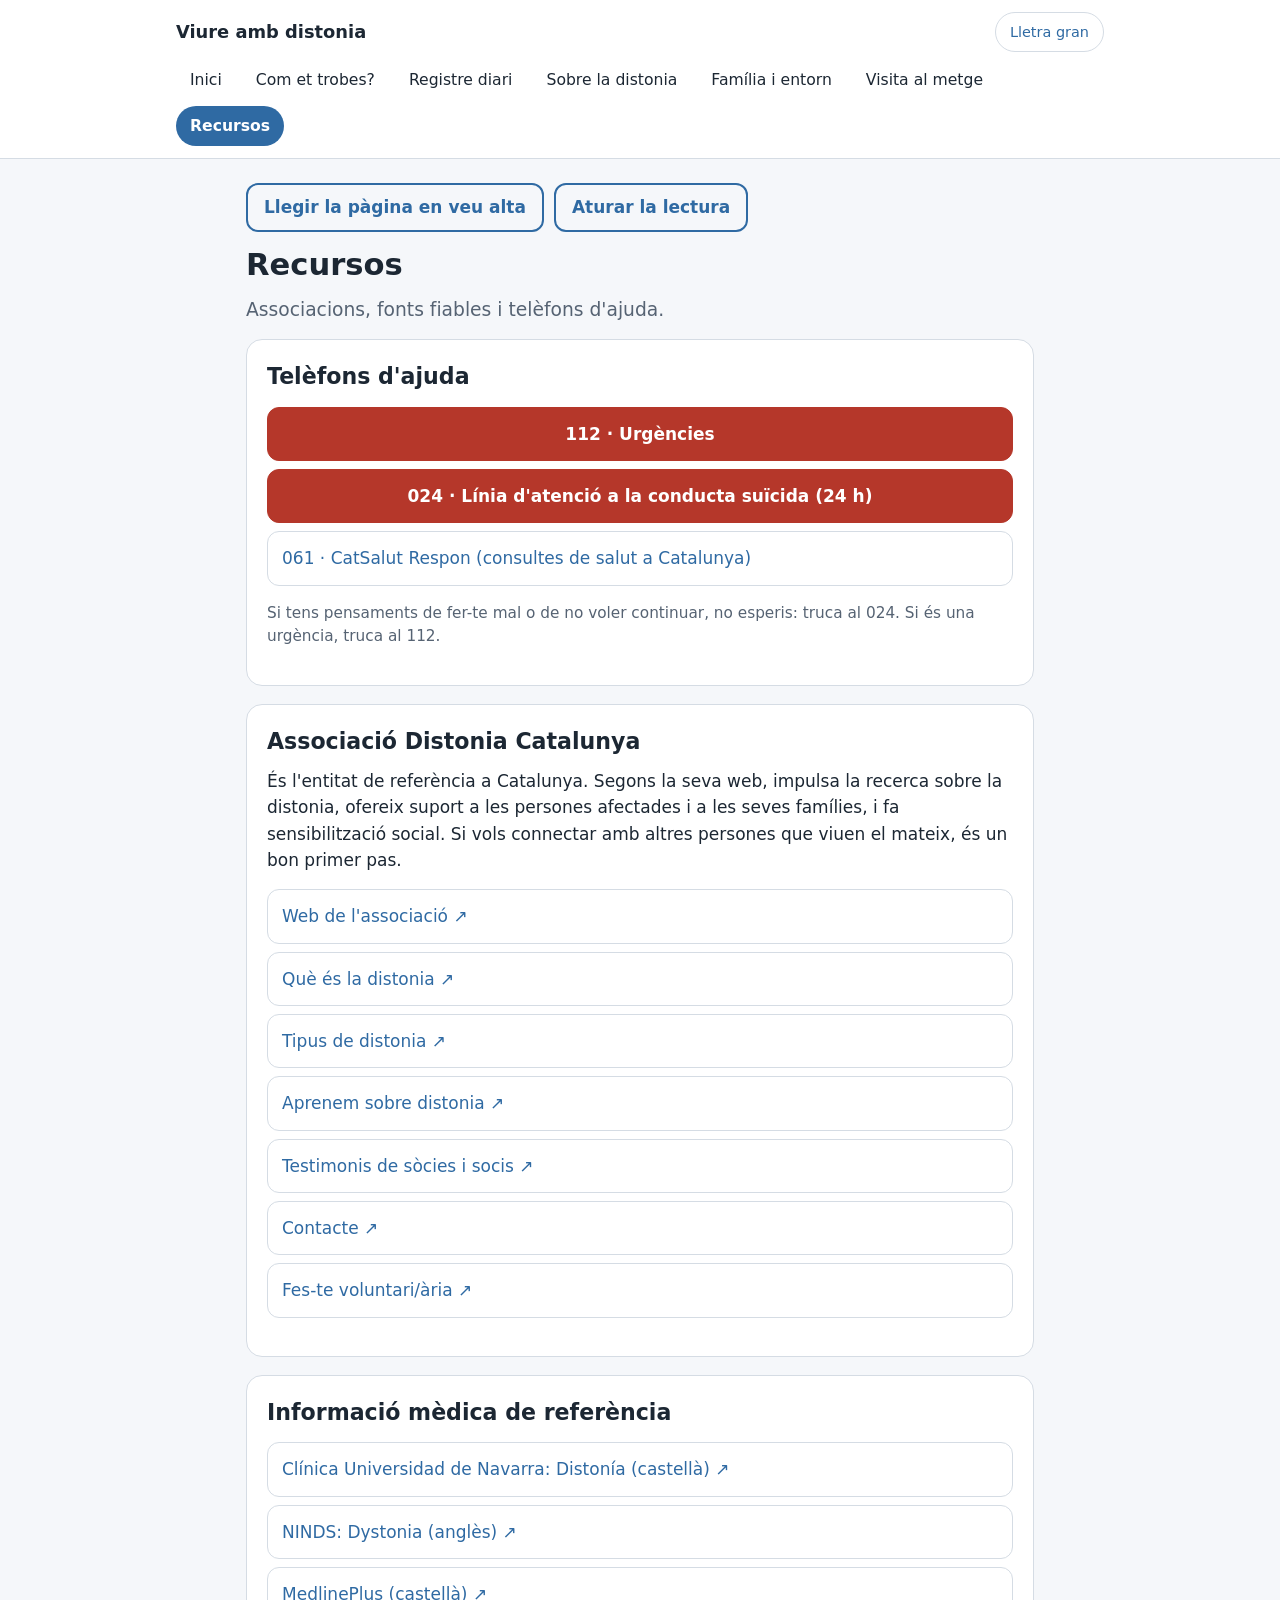
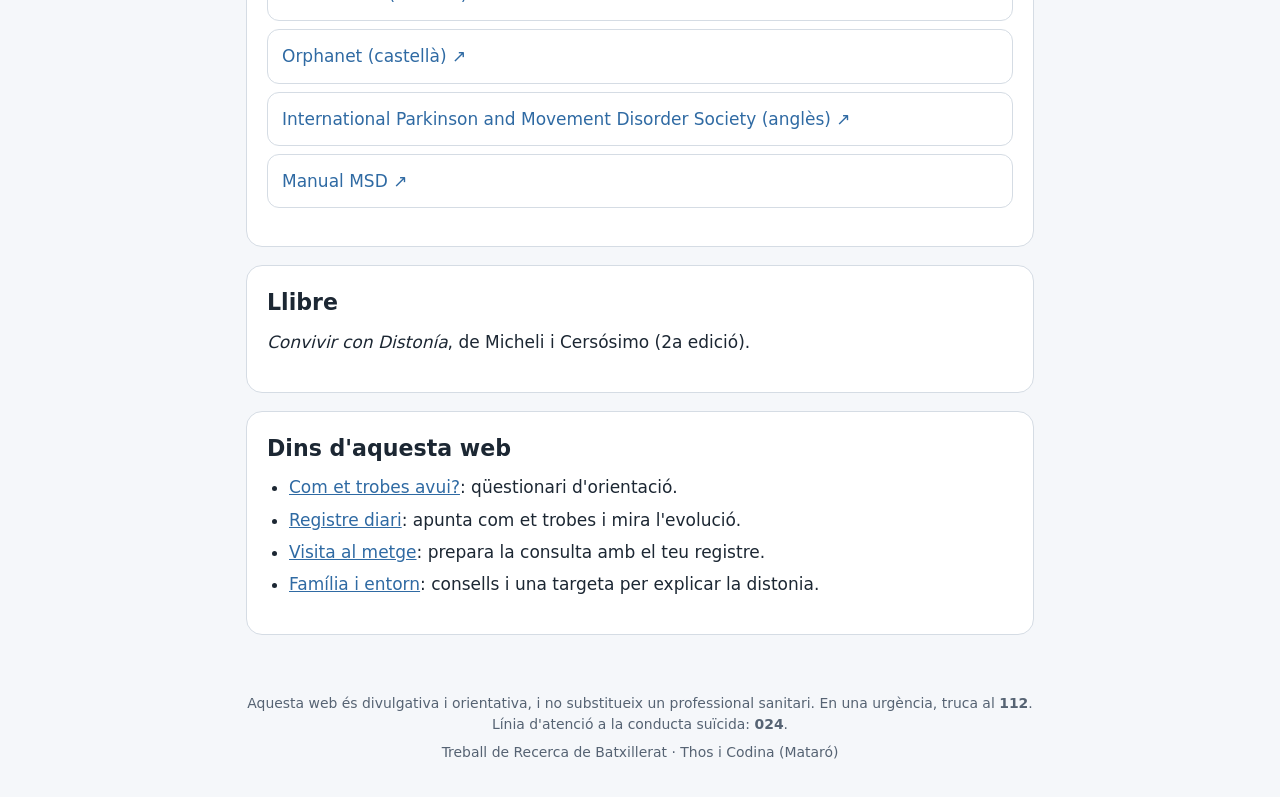
<file: recursos.html>
<!DOCTYPE html>
<html lang="ca">
<head>
  <meta charset="utf-8">
  <meta name="viewport" content="width=device-width, initial-scale=1">
  <title>Recursos · Viure amb distonia</title>
  <link rel="stylesheet" href="style.css">
</head>
<body data-llegir>
  <div id="capcalera"></div>

  <main id="contingut">
    <h1>Recursos</h1>
    <p class="lead">Associacions, fonts fiables i telèfons d'ajuda.</p>

    <section class="card">
      <h2>Telèfons d'ajuda</h2>
      <div class="enllacos">
        <a class="enllac tel" href="tel:112">112 · Urgències</a>
        <a class="enllac tel" href="tel:024">024 · Línia d'atenció a la conducta suïcida (24 h)</a>
        <a class="enllac" href="tel:061">061 · CatSalut Respon (consultes de salut a Catalunya)</a>
      </div>
      <p class="muted">Si tens pensaments de fer-te mal o de no voler continuar, no esperis: truca al 024. Si és una urgència, truca al 112.</p>
    </section>

    <section class="card">
      <h2>Associació Distonia Catalunya</h2>
      <p>És l'entitat de referència a Catalunya. Segons la seva web, impulsa la recerca sobre la distonia, ofereix suport a les persones afectades i a les seves famílies, i fa sensibilització social. Si vols connectar amb altres persones que viuen el mateix, és un bon primer pas.</p>
      <div class="enllacos">
        <a class="enllac" href="https://distonia.cat/" target="_blank" rel="noopener noreferrer">Web de l'associació ↗</a>
        <a class="enllac" href="https://distonia.cat/que-es-la-distonia/" target="_blank" rel="noopener noreferrer">Què és la distonia ↗</a>
        <a class="enllac" href="https://distonia.cat/tipus-de-distonia/" target="_blank" rel="noopener noreferrer">Tipus de distonia ↗</a>
        <a class="enllac" href="https://distonia.cat/aprenem-sobre-distonia/" target="_blank" rel="noopener noreferrer">Aprenem sobre distonia ↗</a>
        <a class="enllac" href="https://distonia.cat/testimonis-de-socies-i-socis/" target="_blank" rel="noopener noreferrer">Testimonis de sòcies i socis ↗</a>
        <a class="enllac" href="https://distonia.cat/contacteunos/" target="_blank" rel="noopener noreferrer">Contacte ↗</a>
        <a class="enllac" href="https://distonia.cat/voluntari/" target="_blank" rel="noopener noreferrer">Fes-te voluntari/ària ↗</a>
      </div>
    </section>

    <section class="card">
      <h2>Informació mèdica de referència</h2>
      <div class="enllacos">
        <a class="enllac" href="https://www.cun.es/enfermedades-tratamientos/enfermedades/distonia" target="_blank" rel="noopener noreferrer">Clínica Universidad de Navarra: Distonía (castellà) ↗</a>
        <a class="enllac" href="https://www.ninds.nih.gov/health-information/disorders/dystonia" target="_blank" rel="noopener noreferrer">NINDS: Dystonia (anglès) ↗</a>
        <a class="enllac" href="https://medlineplus.gov/spanish/" target="_blank" rel="noopener noreferrer">MedlinePlus (castellà) ↗</a>
        <a class="enllac" href="https://www.orpha.net/es/disease/detail/256" target="_blank" rel="noopener noreferrer">Orphanet (castellà) ↗</a>
        <a class="enllac" href="https://www.movementdisorders.org/" target="_blank" rel="noopener noreferrer">International Parkinson and Movement Disorder Society (anglès) ↗</a>
        <a class="enllac" href="https://www.msdmanuals.com/" target="_blank" rel="noopener noreferrer">Manual MSD ↗</a>
      </div>
    </section>

    <section class="card">
      <h2>Llibre</h2>
      <p><em>Convivir con Distonía</em>, de Micheli i Cersósimo (2a edició).</p>
    </section>

    <section class="card">
      <h2>Dins d'aquesta web</h2>
      <ul>
        <li><a href="orientacio.html">Com et trobes avui?</a>: qüestionari d'orientació.</li>
        <li><a href="registre.html">Registre diari</a>: apunta com et trobes i mira l'evolució.</li>
        <li><a href="visita.html">Visita al metge</a>: prepara la consulta amb el teu registre.</li>
        <li><a href="entorn.html">Família i entorn</a>: consells i una targeta per explicar la distonia.</li>
      </ul>
    </section>
  </main>

  <div id="peu"></div>
  <script src="common.js"></script>
  <script src="veu.js"></script>
</body>
</html>
</file>
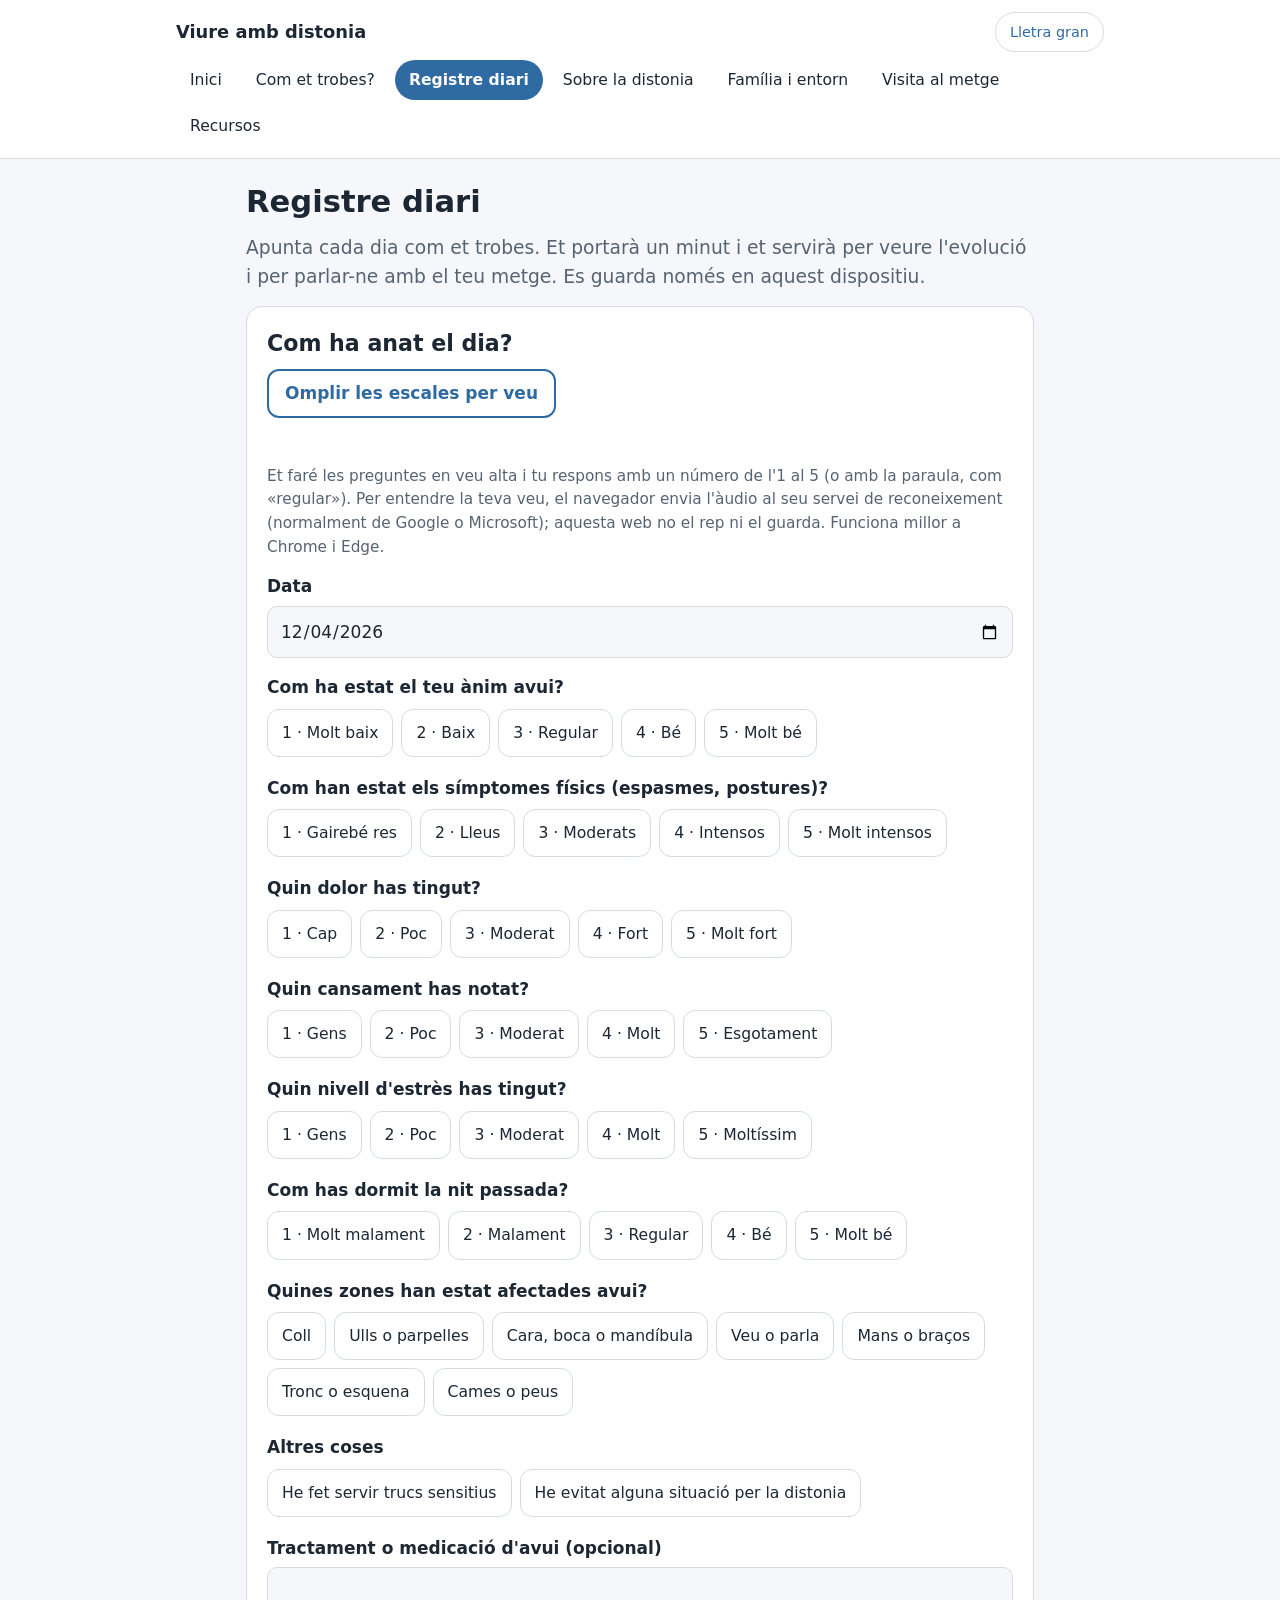
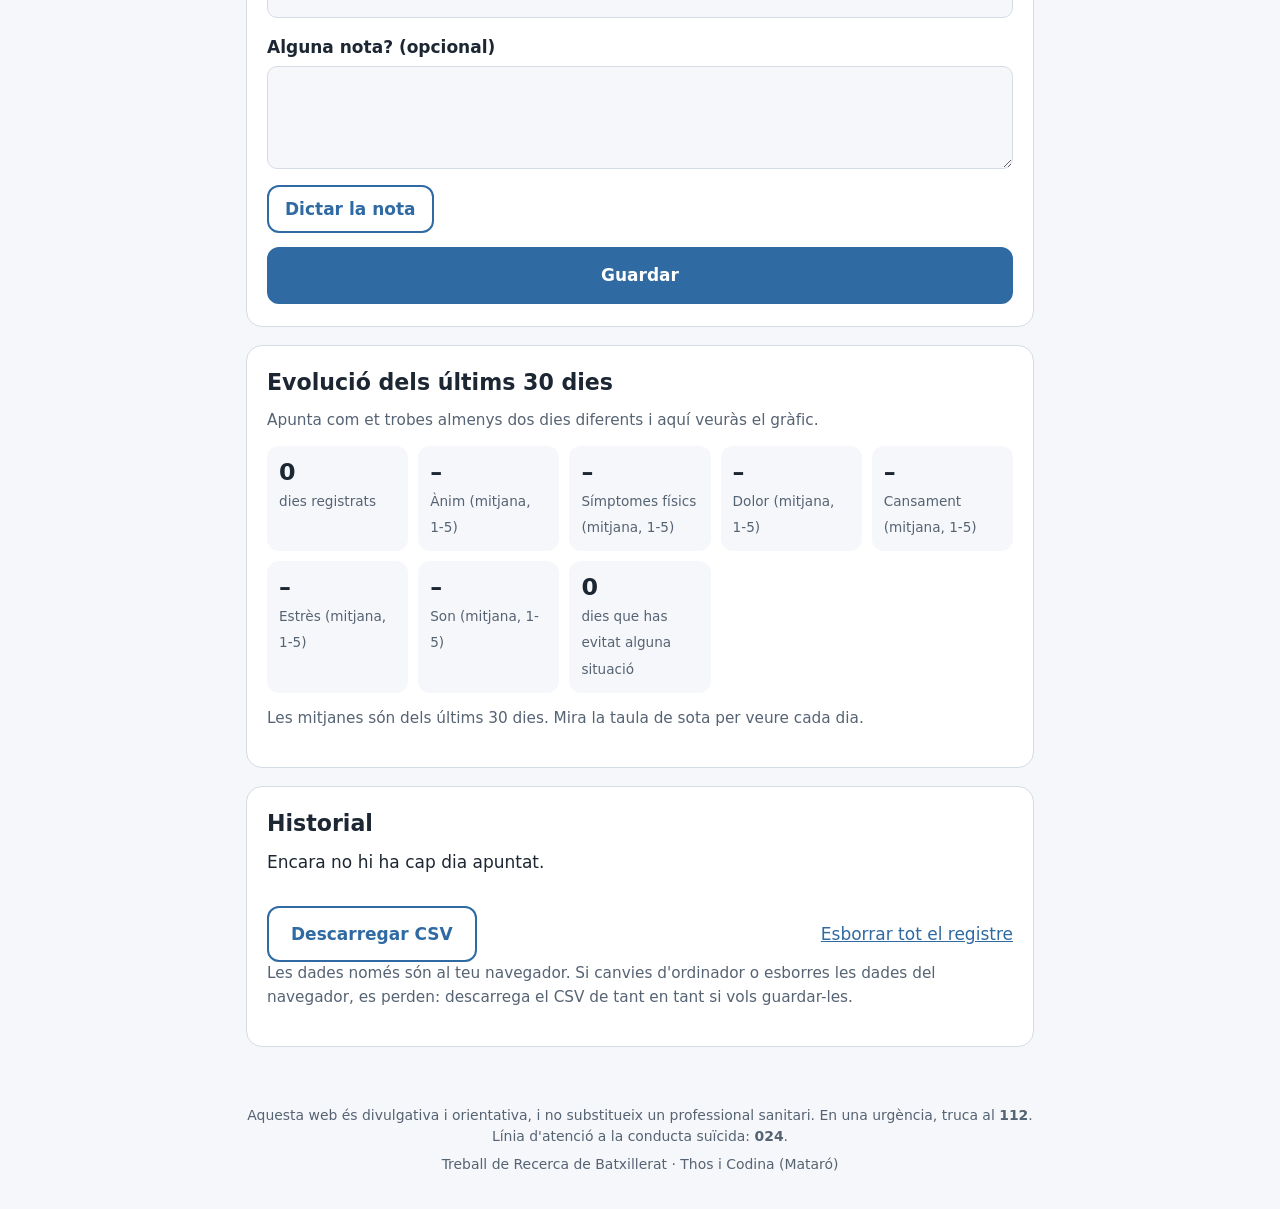
<file: registre.html>
<!DOCTYPE html>
<html lang="ca">
<head>
  <meta charset="utf-8">
  <meta name="viewport" content="width=device-width, initial-scale=1">
  <title>Registre diari · Viure amb distonia</title>
  <link rel="stylesheet" href="style.css">
</head>
<body>
  <div id="capcalera"></div>

  <main id="contingut">
    <h1>Registre diari</h1>
    <p class="lead">Apunta cada dia com et trobes. Et portarà un minut i et servirà per veure l'evolució i per parlar-ne amb el teu metge. Es guarda només en aquest dispositiu.</p>

    <section class="card" aria-labelledby="t-form">
      <h2 id="t-form">Com ha anat el dia?</h2>

      <div class="barra-veu no-print" id="barra-veu">
        <button class="btn-sec" type="button" id="btn-omple-veu">Omplir les escales per veu</button>
        <button class="btn-sec" type="button" id="btn-atura-veu" hidden>Aturar</button>
      </div>
      <p class="muted veu-estat" id="veu-estat" role="status" aria-live="polite"></p>
      <p class="muted" id="nota-veu">Et faré les preguntes en veu alta i tu respons amb un número de l'1 al 5 (o amb la paraula, com «regular»). Per entendre la teva veu, el navegador envia l'àudio al seu servei de reconeixement (normalment de Google o Microsoft); aquesta web no el rep ni el guarda. Funciona millor a Chrome i Edge.</p>

      <form id="form" novalidate>
        <label class="camp">Data
          <input type="date" id="data">
        </label>

        <div id="escales"></div>

        <fieldset>
          <legend>Quines zones han estat afectades avui?</legend>
          <div class="chips" id="zones"></div>
        </fieldset>

        <fieldset>
          <legend>Altres coses</legend>
          <div class="chips">
            <label class="chip"><input type="checkbox" id="trucs"><span>He fet servir trucs sensitius</span></label>
            <label class="chip"><input type="checkbox" id="evitat"><span>He evitat alguna situació per la distonia</span></label>
          </div>
        </fieldset>

        <label class="camp">Tractament o medicació d'avui (opcional)
          <input type="text" id="tractament" maxlength="200" autocomplete="off">
        </label>
        <label class="camp">Alguna nota? (opcional)
          <textarea id="nota" rows="3" maxlength="600"></textarea>
        </label>
        <div class="barra-veu no-print" id="barra-dicta">
          <button class="btn-sec" type="button" id="btn-dicta">Dictar la nota</button>
        </div>

        <p id="error" class="error" role="alert" hidden></p>
        <button class="btn bloc" type="submit">Guardar</button>
      </form>
      <div id="missatge" class="avis" role="status" hidden></div>
    </section>

    <section class="card" aria-labelledby="t-evo">
      <h2 id="t-evo">Evolució dels últims 30 dies</h2>
      <div id="grafic" class="grafic"></div>
      <div class="llegenda" id="llegenda" hidden>
        <span><i></i>Ànim (1 molt baix, 5 molt bé)</span>
        <span><i class="fis"></i>Símptomes físics (1 gairebé res, 5 molt intensos)</span>
      </div>
      <div class="stats" id="mitjanes"></div>
      <p class="muted">Les mitjanes són dels últims 30 dies. Mira la taula de sota per veure cada dia.</p>
    </section>

    <section class="card" aria-labelledby="t-hist">
      <h2 id="t-hist">Historial</h2>
      <div id="taula" class="taula-scroll"></div>
      <div class="fila no-print">
        <button class="btn-sec" type="button" id="btn-csv">Descarregar CSV</button>
        <button class="enllac-btn" type="button" id="btn-esborra-tot">Esborrar tot el registre</button>
      </div>
      <p class="muted">Les dades només són al teu navegador. Si canvies d'ordinador o esborres les dades del navegador, es perden: descarrega el CSV de tant en tant si vols guardar-les.</p>
    </section>
  </main>

  <div id="peu"></div>
  <script src="common.js"></script>
  <script src="lib.js"></script>
  <script src="veu.js"></script>
  <script>
    var $ = function (id) { return document.getElementById(id); };
    var form = $("form");
    var entrades = llegeixRegistre();

    function el(tag, cls, text) {
      var e = document.createElement(tag);
      if (cls) e.className = cls;
      if (text !== undefined) e.textContent = text;
      return e;
    }

    // ---------- Construcció del formulari ----------
    function construeix() {
      ESCALES.forEach(function (s) {
        var fs = el("fieldset", "escala");
        fs.appendChild(el("legend", null, s.t));
        var cx = el("div", "chips");
        s.labels.forEach(function (lab, i) {
          var l = el("label", "chip");
          var inp = document.createElement("input");
          inp.type = "radio"; inp.name = s.id; inp.value = String(i + 1);
          l.appendChild(inp);
          l.appendChild(el("span", null, (i + 1) + " · " + lab));
          cx.appendChild(l);
        });
        fs.appendChild(cx);
        $("escales").appendChild(fs);
      });
      ZONES.forEach(function (z) {
        var l = el("label", "chip");
        var inp = document.createElement("input");
        inp.type = "checkbox"; inp.name = "zona"; inp.value = z;
        l.appendChild(inp);
        l.appendChild(el("span", null, z));
        $("zones").appendChild(l);
      });
    }

    function llegeixForm() {
      var e = { data: $("data").value };
      ESCALES.forEach(function (s) {
        var c = form.querySelector('input[name="' + s.id + '"]:checked');
        e[s.id] = c ? Number(c.value) : null;
      });
      e.zones = [].map.call(form.querySelectorAll('input[name="zona"]:checked'), function (i) { return i.value; });
      e.trucs = $("trucs").checked;
      e.evitat = $("evitat").checked;
      e.tractament = $("tractament").value.trim();
      e.nota = $("nota").value.trim();
      return e;
    }

    function netejaForm(data) {
      form.reset();
      $("data").value = data;
    }

    function omple(e) {
      netejaForm(e.data);
      ESCALES.forEach(function (s) {
        if (e[s.id] !== null && e[s.id] !== undefined) {
          var r = form.querySelector('input[name="' + s.id + '"][value="' + e[s.id] + '"]');
          if (r) r.checked = true;
        }
      });
      (e.zones || []).forEach(function (z) {
        var cs = form.querySelectorAll('input[name="zona"]');
        for (var i = 0; i < cs.length; i++) if (cs[i].value === z) cs[i].checked = true;
      });
      $("trucs").checked = !!e.trucs;
      $("evitat").checked = !!e.evitat;
      $("tractament").value = e.tractament || "";
      $("nota").value = e.nota || "";
    }

    function carrega(data) {
      var trobada = entrades.filter(function (x) { return x.data === data; })[0];
      if (trobada) omple(trobada); else netejaForm(data);
      $("error").hidden = true;
      $("missatge").hidden = true;
    }

    function mostraError(text) {
      var p = $("error");
      p.textContent = text;
      p.hidden = false;
    }

    // ---------- Desar ----------
    form.addEventListener("submit", function (ev) {
      ev.preventDefault();
      var e = llegeixForm();
      $("error").hidden = true;
      if (!e.data) { mostraError("Tria una data."); return; }
      if (e.data > avuiISO()) { mostraError("La data no pot ser futura."); return; }
      if (e.anim === null || e.simptomes === null) {
        mostraError("Respon almenys com ha estat l'ànim i com han estat els símptomes físics.");
        return;
      }
      entrades = entrades.filter(function (x) { return x.data !== e.data; });
      entrades.push(e);
      entrades.sort(function (a, b) { return a.data < b.data ? -1 : 1; });
      if (!escriuRegistre(entrades)) {
        mostraError("No s'ha pogut guardar en aquest navegador (potser és una finestra privada).");
        return;
      }
      mostraMissatge(e);
      pinta();
    });

    function mostraMissatge(e) {
      var m = $("missatge");
      m.replaceChildren();
      m.appendChild(el("strong", null, "Guardat. Gràcies per apuntar-ho. "));
      if (e.anim <= 2) {
        m.appendChild(document.createTextNode("Sembla que ha estat un dia difícil. Si vols, fes el qüestionari "));
        var a = el("a", null, "Com et trobes avui?");
        a.href = "orientacio.html";
        m.appendChild(a);
        m.appendChild(document.createTextNode(" o parla-ho amb algú de confiança."));
        if (e.anim === 1) {
          m.appendChild(document.createTextNode(" Si tens pensaments de fer-te mal o de no voler continuar, truca al 024 (gratuït, 24 hores) o al 112."));
        }
      }
      m.hidden = false;
    }

    // ---------- Gràfic ----------
    function svgEl(nom, atrs) {
      var e = document.createElementNS("http://www.w3.org/2000/svg", nom);
      for (var k in atrs) e.setAttribute(k, atrs[k]);
      return e;
    }

    function pintaGrafic(llista) {
      var cont = $("grafic");
      cont.replaceChildren();
      $("llegenda").hidden = llista.length < 2;
      if (llista.length < 2) {
        cont.appendChild(el("p", "muted", "Apunta com et trobes almenys dos dies diferents i aquí veuràs el gràfic."));
        return;
      }
      var W = 640, H = 260, L = 40, R = 16, T = 14, B = 34;
      var n = llista.length;
      var y = function (v) { return T + (5 - v) / 4 * (H - T - B); };
      var x = function (i) { return L + i * (W - L - R) / (n - 1); };

      var svg = svgEl("svg", { viewBox: "0 0 " + W + " " + H, role: "img",
        "aria-label": "Gràfic de l'ànim i dels símptomes físics dels últims dies, en una escala d'1 a 5" });

      for (var v = 1; v <= 5; v++) {
        svg.appendChild(svgEl("line", { x1: L, x2: W - R, y1: y(v), y2: y(v), "class": "reixa" }));
        var t = svgEl("text", { x: L - 8, y: y(v) + 4, "text-anchor": "end" });
        t.textContent = v;
        svg.appendChild(t);
      }
      var posicions = [0, n - 1];
      if (n >= 5) posicions.splice(1, 0, Math.floor((n - 1) / 2));
      posicions.forEach(function (i) {
        var t = svgEl("text", { x: x(i), y: H - 10, "text-anchor": i === 0 ? "start" : (i === n - 1 ? "end" : "middle") });
        t.textContent = formatData(llista[i].data).slice(0, 5);
        svg.appendChild(t);
      });

      function serie(camp, classeLinia, classePunt, quadrat) {
        var punts = [];
        llista.forEach(function (e, i) {
          if (typeof e[camp] === "number") punts.push([x(i), y(e[camp])]);
        });
        if (punts.length > 1) {
          svg.appendChild(svgEl("polyline", { "class": classeLinia,
            points: punts.map(function (p) { return p[0] + "," + p[1]; }).join(" ") }));
        }
        punts.forEach(function (p) {
          svg.appendChild(quadrat
            ? svgEl("rect", { x: p[0] - 4, y: p[1] - 4, width: 8, height: 8, "class": classePunt })
            : svgEl("circle", { cx: p[0], cy: p[1], r: 4.5, "class": classePunt }));
        });
      }
      serie("simptomes", "s-fis", "p-fis", true);
      serie("anim", "s-anim", "p-anim", false);
      cont.appendChild(svg);
    }

    // ---------- Mitjanes ----------
    function pintaMitjanes(r) {
      var cont = $("mitjanes");
      cont.replaceChildren();
      function tile(valor, text) {
        var d = el("div", "stat");
        d.appendChild(el("b", null, valor));
        d.appendChild(el("span", null, text));
        cont.appendChild(d);
      }
      tile(String(r.n), "dies registrats");
      ESCALES.forEach(function (s) {
        var m = r.mitjanes[s.id];
        tile(m === null ? "–" : m.toFixed(1).replace(".", ","), s.curt + " (mitjana, 1-5)");
      });
      tile(String(r.diesEvitat), "dies que has evitat alguna situació");
    }

    // ---------- Taula ----------
    function pintaTaula() {
      var cont = $("taula");
      cont.replaceChildren();
      if (!entrades.length) {
        cont.appendChild(el("p", null, "Encara no hi ha cap dia apuntat."));
        return;
      }
      var t = el("table");
      var cap = el("tr");
      ["Data"].concat(ESCALES.map(function (s) { return s.curt; })).concat([""]).forEach(function (h, i) {
        cap.appendChild(el("th", i >= 3 && i <= 6 ? "col-extra" : null, h));
      });
      var th = el("thead"); th.appendChild(cap); t.appendChild(th);
      var tb = el("tbody");
      entrades.slice().reverse().slice(0, 90).forEach(function (e) {
        var tr = el("tr");
        tr.appendChild(el("td", null, formatData(e.data)));
        ESCALES.forEach(function (s, i) {
          tr.appendChild(el("td", i >= 2 && i <= 5 ? "col-extra" : null, e[s.id] === null || e[s.id] === undefined ? "–" : String(e[s.id])));
        });
        var acc = el("td");
        var bE = el("button", "enllac-btn", "Editar");
        bE.type = "button";
        bE.addEventListener("click", function () {
          $("data").value = e.data;
          carrega(e.data);
          window.scrollTo({ top: 0, behavior: "smooth" });
        });
        var bB = el("button", "enllac-btn", "Esborrar");
        bB.type = "button";
        bB.style.marginLeft = "10px";
        bB.addEventListener("click", function () {
          if (confirm("Vols esborrar el dia " + formatData(e.data) + "?")) {
            entrades = entrades.filter(function (x) { return x.data !== e.data; });
            escriuRegistre(entrades);
            pinta();
          }
        });
        acc.appendChild(bE); acc.appendChild(bB);
        tr.appendChild(acc);
        tb.appendChild(tr);
      });
      t.appendChild(tb);
      cont.appendChild(t);
    }

    function pinta() {
      var r = resumPeriode(entrades, 30, avuiISO());
      pintaGrafic(r.entrades);
      pintaMitjanes(r);
      pintaTaula();
    }

    // ---------- Veu: omplir les escales parlant i dictar la nota ----------
    var ompleActiu = false;

    function estatVeu(text) { $("veu-estat").textContent = text || ""; }

    function aturaOmple() {
      ompleActiu = false;
      Veu.atura();
      $("btn-atura-veu").hidden = true;
      $("btn-omple-veu").disabled = false;
    }

    async function ompleEscalesPerVeu() {
      if (!Veu.suportaParlar) { estatVeu(Veu.missatgeError({ error: "no-suportat" })); return; }
      if (!Veu.consentiment()) { estatVeu("D'acord. Pots omplir-ho amb els botons."); return; }
      ompleActiu = true;
      $("btn-atura-veu").hidden = false;
      $("btn-omple-veu").disabled = true;
      for (var k = 0; k < ESCALES.length && ompleActiu; k++) {
        var s = ESCALES[k];
        var fet = false;
        for (var intents = 0; intents < 2 && !fet && ompleActiu; intents++) {
          estatVeu(s.curt + ": digues un número de l'1 al 5.");
          await Veu.parla(s.t + " Digues un número de l'u al cinc.");
          if (!ompleActiu) break;
          var alts;
          try {
            alts = await Veu.escolta();
          } catch (err) {
            if (Veu.errorFatal(err)) { estatVeu(Veu.missatgeError(err)); ompleActiu = false; break; }
            continue;     // no he sentit res: es torna a preguntar
          }
          if (!ompleActiu) break;
          var m = Veu.trobaOpcio(alts, s.labels);
          if (m && m.accio === "salta") { fet = true; break; }
          if (m && m.accio === "enrere") { k = Math.max(-1, k - 2); fet = true; break; }
          if (m && m.index !== undefined) {
            var r = form.querySelector('input[name="' + s.id + '"][value="' + (m.index + 1) + '"]');
            if (r) r.checked = true;
            estatVeu(s.curt + ": " + (m.index + 1) + " · " + s.labels[m.index]);
            await Veu.parla("He apuntat " + (m.index + 1) + ", " + s.labels[m.index] + ".");
            fet = true;
          } else {
            await Veu.parla("No t'he entès.");
          }
        }
      }
      if (ompleActiu) {
        estatVeu("Ja està. Revisa les respostes, tria les zones si cal i prem Guardar.");
        await Veu.parla("Ja està. Revisa les respostes i prem Guardar.");
      }
      aturaOmple();
    }

    async function dictaNota() {
      if (!Veu.suportaParlar) { estatVeu(Veu.missatgeError({ error: "no-suportat" })); return; }
      if (!Veu.consentiment()) return;
      estatVeu("Estic escoltant… digues la nota.");
      try {
        var alts = await Veu.escolta();
        var t = (alts[0] || "").trim();
        if (t) {
          var nota = $("nota");
          nota.value = (nota.value ? nota.value.replace(/\s+$/, "") + " " : "") + t.charAt(0).toUpperCase() + t.slice(1);
          estatVeu("Nota afegida. Pots tornar a prémer «Dictar la nota» per afegir-ne més.");
        } else {
          estatVeu("No t'he entès.");
        }
      } catch (err) {
        estatVeu(Veu.missatgeError(err));
      }
    }

    if (!Veu.suportaParlar) {
      $("btn-omple-veu").hidden = true;
      $("barra-dicta").hidden = true;
      $("nota-veu").hidden = true;
      $("veu-estat").hidden = true;
    }
    $("btn-omple-veu").addEventListener("click", ompleEscalesPerVeu);
    $("btn-atura-veu").addEventListener("click", function () { aturaOmple(); estatVeu("He aturat la veu."); });
    $("btn-dicta").addEventListener("click", dictaNota);

    // ---------- Esdeveniments ----------
    $("data").addEventListener("change", function () { carrega($("data").value); });
    $("btn-csv").addEventListener("click", function () {
      if (!entrades.length) { alert("Encara no hi ha dades per descarregar."); return; }
      baixaFitxer("registre_distonia.csv", "﻿" + registreACSV(entrades), "text/csv;charset=utf-8");
    });
    $("btn-esborra-tot").addEventListener("click", function () {
      if (entrades.length && confirm("Vols esborrar TOT el registre d'aquest dispositiu? No es pot desfer.")) {
        entrades = [];
        escriuRegistre(entrades);
        pinta();
      }
    });

    construeix();
    $("data").max = avuiISO();
    carrega(avuiISO());
    pinta();
  </script>
</body>
</html>
</file>
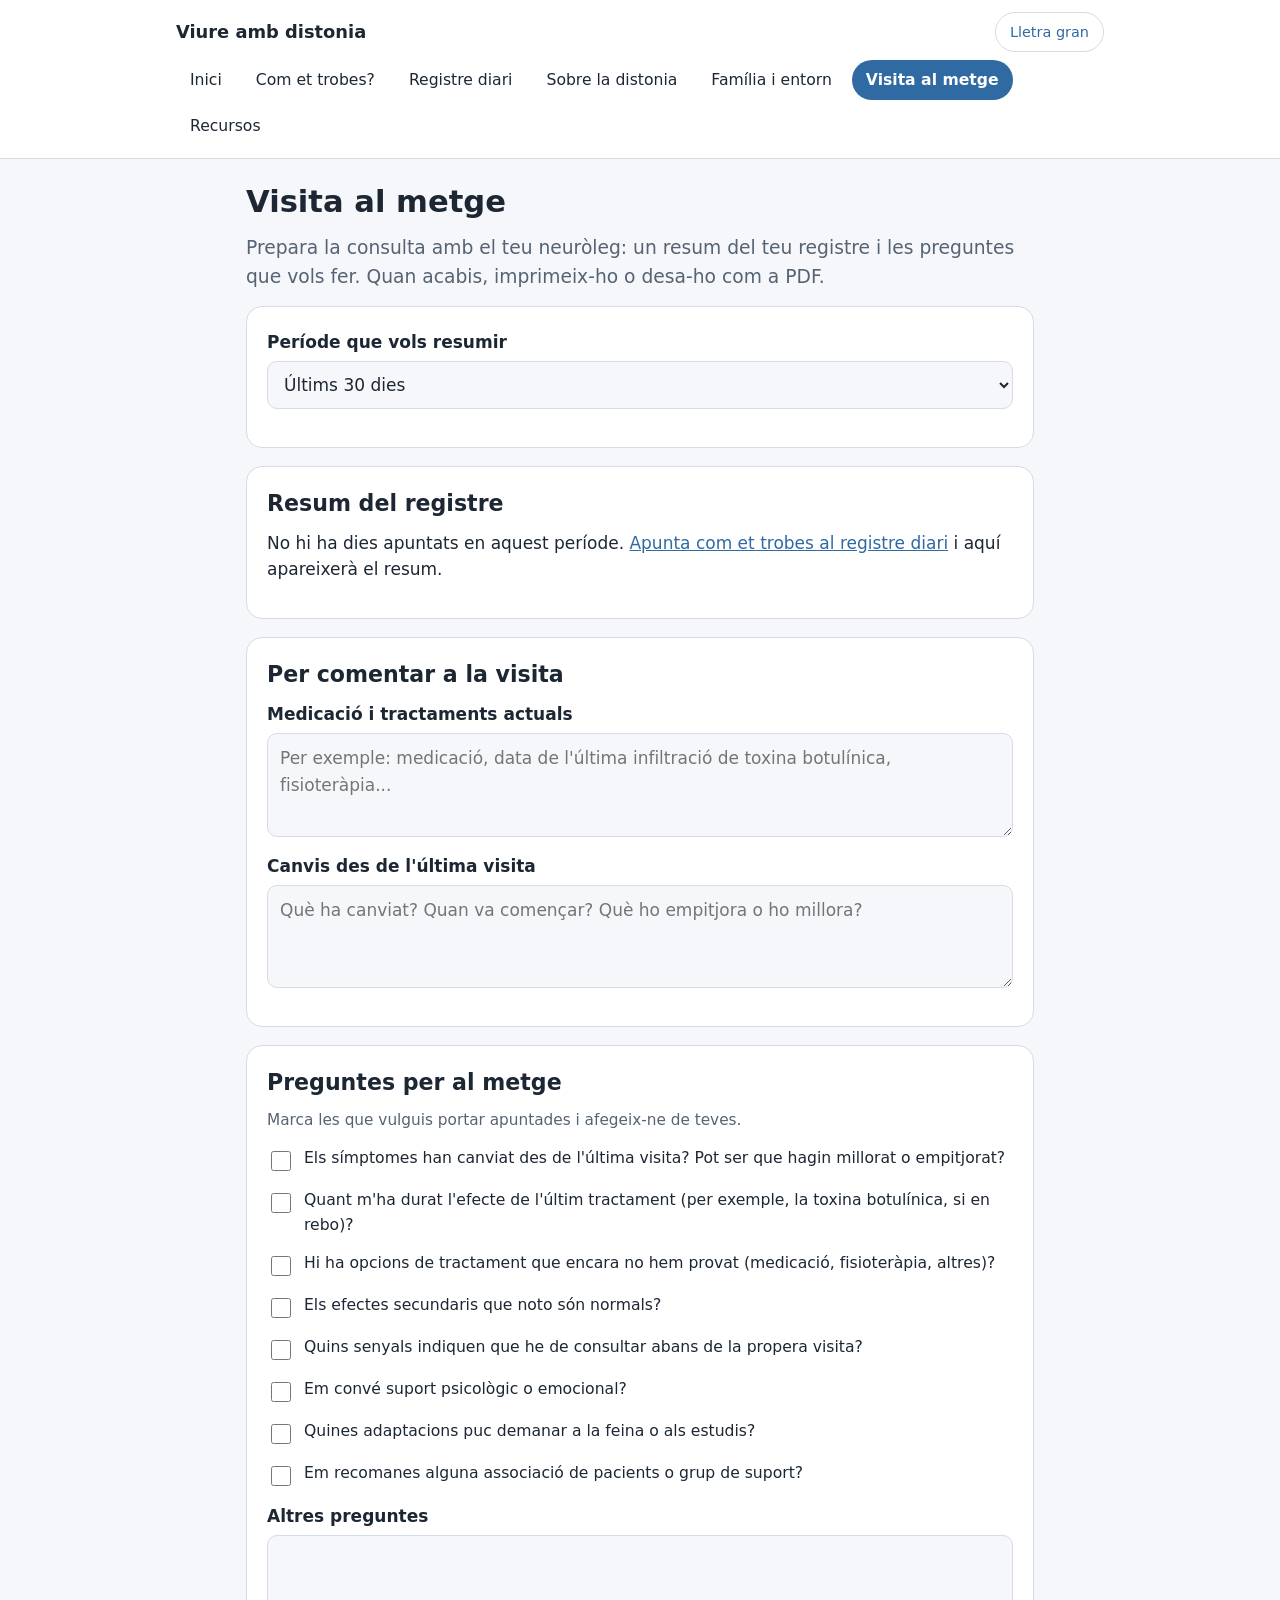
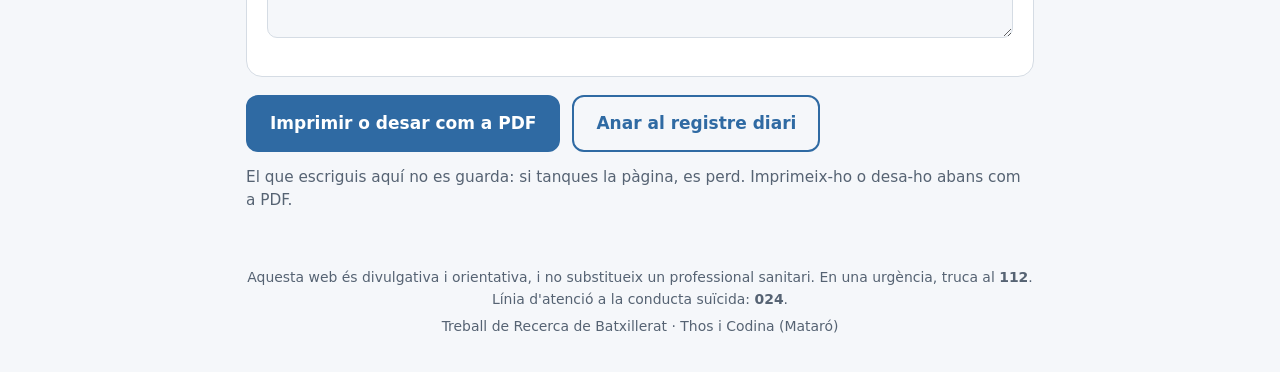
<file: visita.html>
<!DOCTYPE html>
<html lang="ca">
<head>
  <meta charset="utf-8">
  <meta name="viewport" content="width=device-width, initial-scale=1">
  <title>Visita al metge · Viure amb distonia</title>
  <link rel="stylesheet" href="style.css">
</head>
<body>
  <div id="capcalera"></div>

  <main id="contingut">
    <h1>Visita al metge</h1>
    <p class="lead">Prepara la consulta amb el teu neuròleg: un resum del teu registre i les preguntes que vols fer. Quan acabis, imprimeix-ho o desa-ho com a PDF.</p>

    <section class="card no-print">
      <label class="camp">Període que vols resumir
        <select id="periode">
          <option value="7">Últims 7 dies</option>
          <option value="14">Últims 14 dies</option>
          <option value="30" selected>Últims 30 dies</option>
          <option value="90">Últims 90 dies</option>
        </select>
      </label>
    </section>

    <section class="card">
      <h2>Resum del registre</h2>
      <div id="resum"></div>
    </section>

    <section class="card">
      <h2>Per comentar a la visita</h2>
      <label class="camp">Medicació i tractaments actuals
        <textarea id="medicacio" rows="3" placeholder="Per exemple: medicació, data de l'última infiltració de toxina botulínica, fisioteràpia..."></textarea>
      </label>
      <label class="camp">Canvis des de l'última visita
        <textarea id="canvis" rows="3" placeholder="Què ha canviat? Quan va començar? Què ho empitjora o ho millora?"></textarea>
      </label>
    </section>

    <section class="card">
      <h2>Preguntes per al metge</h2>
      <p class="muted no-print">Marca les que vulguis portar apuntades i afegeix-ne de teves.</p>
      <div id="preguntes"></div>
      <label class="camp">Altres preguntes
        <textarea id="altres" rows="3"></textarea>
      </label>
    </section>

    <div class="fila esquerra no-print">
      <button class="btn" type="button" id="imprimeix">Imprimir o desar com a PDF</button>
      <a class="btn-sec" href="registre.html">Anar al registre diari</a>
    </div>
    <p class="muted no-print" style="margin-top:14px">El que escriguis aquí no es guarda: si tanques la pàgina, es perd. Imprimeix-ho o desa-ho abans com a PDF.</p>
  </main>

  <div id="peu"></div>
  <script src="common.js"></script>
  <script src="lib.js"></script>
  <script>
    var $ = function (id) { return document.getElementById(id); };
    function el(tag, cls, text) {
      var e = document.createElement(tag);
      if (cls) e.className = cls;
      if (text !== undefined) e.textContent = text;
      return e;
    }

    var PREGUNTES = [
      "Els símptomes han canviat des de l'última visita? Pot ser que hagin millorat o empitjorat?",
      "Quant m'ha durat l'efecte de l'últim tractament (per exemple, la toxina botulínica, si en rebo)?",
      "Hi ha opcions de tractament que encara no hem provat (medicació, fisioteràpia, altres)?",
      "Els efectes secundaris que noto són normals?",
      "Quins senyals indiquen que he de consultar abans de la propera visita?",
      "Em convé suport psicològic o emocional?",
      "Quines adaptacions puc demanar a la feina o als estudis?",
      "Em recomanes alguna associació de pacients o grup de suport?"
    ];

    PREGUNTES.forEach(function (p, i) {
      var l = el("label", "check");
      var c = document.createElement("input");
      c.type = "checkbox"; c.id = "q" + i;
      l.appendChild(c);
      l.appendChild(el("span", null, p));
      $("preguntes").appendChild(l);
    });

    function pintaResum() {
      var cont = $("resum");
      cont.replaceChildren();
      var dies = Number($("periode").value);
      var r = resumPeriode(llegeixRegistre(), dies, avuiISO());

      if (!r.n) {
        var p = el("p", null, "No hi ha dies apuntats en aquest període. ");
        var a = el("a", null, "Apunta com et trobes al registre diari");
        a.href = "registre.html";
        p.appendChild(a);
        p.appendChild(document.createTextNode(" i aquí apareixerà el resum."));
        cont.appendChild(p);
        return;
      }

      cont.appendChild(el("p", null,
        "Del " + formatData(r.des) + " al " + formatData(avuiISO()) + " has apuntat " + r.n + (r.n === 1 ? " dia." : " dies.")));

      var stats = el("div", "stats");
      ESCALES.forEach(function (s) {
        var m = r.mitjanes[s.id];
        var d = el("div", "stat");
        d.appendChild(el("b", null, m === null ? "–" : m.toFixed(1).replace(".", ",")));
        d.appendChild(el("span", null, s.curt + " (mitjana, 1-5)"));
        stats.appendChild(d);
      });
      cont.appendChild(stats);

      var ul = el("ul");
      ul.appendChild(el("li", null, "Dies amb símptomes físics intensos (4 o 5): " + r.diesSimptomesAlts));
      ul.appendChild(el("li", null, "Dies amb ànim baix (1 o 2): " + r.diesAnimBaix));
      ul.appendChild(el("li", null, "Dies que he evitat alguna situació per la distonia: " + r.diesEvitat));
      ul.appendChild(el("li", null, "Dies que he fet servir trucs sensitius: " + r.diesTrucs));
      if (r.zones.length) {
        ul.appendChild(el("li", null, "Zones més afectades: " +
          r.zones.slice(0, 4).map(function (z) { return z[0] + " (" + z[1] + (z[1] === 1 ? " dia" : " dies") + ")"; }).join(", ")));
      }
      cont.appendChild(ul);

      var tractaments = [];
      r.entrades.forEach(function (e) {
        if (e.tractament && tractaments.indexOf(e.tractament) === -1) tractaments.push(e.tractament);
      });
      if (tractaments.length) {
        cont.appendChild(el("h3", null, "Tractament o medicació apuntats"));
        var ut = el("ul");
        tractaments.forEach(function (t) { ut.appendChild(el("li", null, t)); });
        cont.appendChild(ut);
      }

      if (r.notes.length) {
        cont.appendChild(el("h3", null, "Notes"));
        var un = el("ul");
        r.notes.forEach(function (n) { un.appendChild(el("li", null, formatData(n.data) + ": " + n.nota)); });
        cont.appendChild(un);
      }
    }

    $("periode").addEventListener("change", pintaResum);
    $("imprimeix").addEventListener("click", function () { window.print(); });
    pintaResum();
  </script>
</body>
</html>
</file>
<file: style.css>
/* ============================================================
   ESTIL COMÚ DE LA WEB
   Pensat per ser fàcil de llegir i de prémer (botons grans),
   amb mode fosc automàtic i un botó de "lletra gran".
   ============================================================ */
:root {
  --bg: #f5f7fa; --card: #ffffff; --text: #1c2733; --muted: #566373;
  --accent: #2f6aa3; --accent-soft: #e5eef8; --on-accent: #ffffff; --border: #d5dce4;
  --neutre: #2f8660; --fisic: #2f6aa3; --emocional: #7d52a8;
  --social: #b86d1c; --info: #23828f; --urgent: #b5372a;
  --radius: 16px;
}
@media (prefers-color-scheme: dark) {
  :root {
    --bg: #13171c; --card: #1c2229; --text: #e9edf1; --muted: #a0abb7;
    --accent: #7fb0e6; --accent-soft: #263341; --on-accent: #0e1318; --border: #323b45;
    --neutre: #6fcf9f; --fisic: #7fb0e6; --emocional: #c4a0e8;
    --social: #e8a95c; --info: #6fcbd8; --urgent: #ff8a7a;
  }
}
* { box-sizing: border-box; }
html { font-size: 17px; }
html.gran { font-size: 21px; }
body {
  margin: 0; background: var(--bg); color: var(--text);
  font-family: system-ui, -apple-system, "Segoe UI", Roboto, sans-serif;
  line-height: 1.55; min-height: 100vh; display: flex; flex-direction: column;
}
a { color: var(--accent); }
h1 { font-size: 1.8rem; line-height: 1.25; margin: 0 0 12px; }
h2 { font-size: 1.3rem; line-height: 1.3; margin: 0 0 12px; }
h3 { font-size: 1.1rem; margin: 18px 0 6px; }
p { margin: 0 0 14px; }
ul, ol { margin: 0 0 14px; padding-left: 22px; }
li { margin-bottom: 6px; }
[hidden] { display: none !important; }
.muted { color: var(--muted); font-size: .9rem; }
.lead { font-size: 1.1rem; color: var(--muted); }

/* ---------- Capçalera i menú ---------- */
.salta { position: absolute; left: -999px; top: 0; background: var(--accent); color: var(--on-accent); padding: 10px 14px; z-index: 10; }
.salta:focus { left: 8px; top: 8px; }
.cap { background: var(--card); border-bottom: 1px solid var(--border); }
.cap-in { max-width: 960px; margin: 0 auto; padding: 12px 16px 4px; display: flex; flex-wrap: wrap; gap: 8px 16px; align-items: center; justify-content: space-between; }
.marca { font-weight: 700; color: var(--text); text-decoration: none; font-size: 1.05rem; }
.btn-mida { font: inherit; font-size: .85rem; cursor: pointer; background: none; color: var(--accent); border: 1.5px solid var(--border); border-radius: 99px; padding: 6px 14px; min-height: 40px; }
.btn-mida[aria-pressed="true"] { background: var(--accent-soft); border-color: var(--accent); }
.cap nav { max-width: 960px; margin: 0 auto; padding: 4px 16px 12px; }
.cap nav ul { list-style: none; margin: 0; padding: 0; display: flex; flex-wrap: wrap; gap: 6px; }
.cap nav li { margin: 0; }
.cap nav a { display: block; padding: 8px 14px; border-radius: 99px; text-decoration: none; color: var(--text); font-size: .92rem; min-height: 40px; }
.cap nav a:hover { background: var(--accent-soft); }
.cap nav a[aria-current="page"] { background: var(--accent); color: var(--on-accent); font-weight: 600; }

main { width: 100%; max-width: 820px; margin: 0 auto; padding: 24px 16px 32px; flex: 1; }
.pie { max-width: 820px; margin: 0 auto; padding: 8px 16px 28px; color: var(--muted); font-size: .82rem; text-align: center; width: 100%; }
.pie p { margin-bottom: 6px; }

/* ---------- Components ---------- */
.card { background: var(--card); border: 1px solid var(--border); border-radius: var(--radius); padding: 22px 20px; margin-bottom: 18px; }
.avis { background: var(--accent-soft); border-radius: 12px; padding: 12px 14px; font-size: .92rem; margin: 16px 0; }
.avis.urgent { background: color-mix(in srgb, var(--urgent) 10%, var(--card)); border: 1.5px solid var(--urgent); }
.error { color: var(--urgent); font-weight: 600; }

.btn, .btn-sec {
  display: inline-block; font: inherit; cursor: pointer; text-align: center; text-decoration: none;
  border-radius: 12px; padding: 13px 22px; min-height: 48px; font-weight: 600;
}
.btn { background: var(--accent); color: var(--on-accent); border: 2px solid var(--accent); }
.btn-sec { background: none; color: var(--accent); border: 2px solid var(--accent); }
.btn:hover { opacity: .92; }
.btn-sec:hover { background: var(--accent-soft); }
.btn.bloc, .btn-sec.bloc { display: block; width: 100%; }

/* ---------- Veu ---------- */
.barra-veu { display: flex; flex-wrap: wrap; gap: 10px; align-items: center; margin: 0 0 14px; }
.barra-veu .btn-sec { padding: 9px 16px; min-height: 44px; }
.veu-estat { min-height: 1.5em; margin: 6px 0 10px; }

/* ---------- Lectura per apartats ---------- */
.apartat { display: flex; gap: 10px; align-items: flex-start; margin-bottom: 10px; }
.apartat > details.acordio { flex: 1; min-width: 0; margin-bottom: 0; }
.btn-apartat {
  flex: none; font: inherit; font-weight: 600; cursor: pointer; min-height: 52px; min-width: 96px;
  padding: 0 14px; border-radius: 14px; color: var(--accent); background: var(--card); border: 2px solid var(--accent);
}
/* En pantalles petites, amb l'apartat obert el botó passa a dalt i ocupa tot l'ample (el text guanya espai) */
@media (max-width: 560px) {
  .apartat:has(> details[open]) { flex-direction: column-reverse; align-items: stretch; gap: 8px; }
  .apartat:has(> details[open]) > details.acordio { flex: none; }
  .apartat:has(> details[open]) > .btn-apartat { width: 100%; }
}
.btn-apartat:hover { background: var(--accent-soft); }
.btn-apartat[aria-pressed="true"] { background: var(--accent); color: var(--on-accent); }
.atura-flotant {
  position: fixed; left: 16px; right: 16px; bottom: 16px; max-width: 520px; margin: 0 auto; z-index: 20;
  min-height: 58px; font-size: 1.05rem; box-shadow: 0 6px 20px rgba(0, 0, 0, .35);
}
body.llegint { padding-bottom: 90px; }
.opcio .num { font-weight: 700; margin-right: 8px; color: var(--accent); }
.opcio.triada { border-color: var(--accent); background: var(--accent-soft); outline: 3px solid var(--accent); }
fieldset.veu { border: 1.5px solid var(--border); border-radius: 12px; padding: 12px 14px; margin: 16px 0; }
.fila { display: flex; gap: 12px; align-items: center; justify-content: space-between; margin-top: 16px; flex-wrap: wrap; }
.fila.esquerra { justify-content: flex-start; }
button.enllac-btn { font: inherit; background: none; border: none; color: var(--accent); text-decoration: underline; cursor: pointer; padding: 10px 0; min-height: 44px; }

.hero { padding: 8px 0 20px; }
.graella { display: grid; grid-template-columns: repeat(auto-fit, minmax(240px, 1fr)); gap: 14px; margin: 8px 0 20px; }
.targeta { display: block; background: var(--card); border: 1.5px solid var(--border); border-radius: var(--radius); padding: 18px; text-decoration: none; color: var(--text); }
.targeta:hover, .targeta:focus-visible { border-color: var(--accent); background: var(--accent-soft); outline: none; }
.targeta h2 { font-size: 1.1rem; margin-bottom: 6px; color: var(--accent); }
.targeta p { margin: 0; font-size: .92rem; color: var(--muted); }

/* ---------- Formularis ---------- */
.camp { display: block; margin: 0 0 16px; font-weight: 600; }
.camp input[type="text"], .camp input[type="date"], .camp textarea, .camp select {
  display: block; width: 100%; margin-top: 6px; font: inherit; font-weight: 400; color: var(--text);
  background: var(--bg); border: 1.5px solid var(--border); border-radius: 10px; padding: 11px 12px; min-height: 48px;
}
.camp textarea { resize: vertical; }
fieldset { border: none; padding: 0; margin: 0 0 18px; }
legend { font-weight: 600; margin-bottom: 8px; padding: 0; }
.chips { display: flex; flex-wrap: wrap; gap: 8px; }
.chip { position: relative; display: block; }
.chip input { position: absolute; opacity: 0; width: 100%; height: 100%; margin: 0; cursor: pointer; }
.chip span { display: block; padding: 11px 14px; min-height: 48px; border: 1.5px solid var(--border); border-radius: 12px; background: var(--card); font-size: .92rem; }
.chip:hover span { border-color: var(--accent); }
.chip input:checked + span { background: var(--accent); border-color: var(--accent); color: var(--on-accent); font-weight: 600; }
.chip input:focus-visible + span { outline: 3px solid var(--accent); outline-offset: 2px; }

/* ---------- Qüestionari ---------- */
.progress { font-size: .85rem; color: var(--muted); margin-bottom: 8px; }
.opcions { display: flex; flex-direction: column; gap: 10px; margin-top: 8px; }
.opcio { font: inherit; cursor: pointer; text-align: left; padding: 15px 16px; min-height: 52px; border-radius: 12px; color: var(--text); background: var(--card); border: 1.5px solid var(--border); }
.opcio:hover, .opcio:focus-visible { border-color: var(--accent); background: var(--accent-soft); outline: none; }
label.check { display: flex; gap: 10px; align-items: flex-start; font-size: .92rem; margin: 14px 0; }
label.check input { margin-top: 5px; width: 20px; height: 20px; flex: none; }
.final { border-left: 6px solid var(--accent); }
.final[data-cat="neutre"] { border-left-color: var(--neutre); }
.final[data-cat="fisic"] { border-left-color: var(--fisic); }
.final[data-cat="emocional"] { border-left-color: var(--emocional); }
.final[data-cat="social"] { border-left-color: var(--social); }
.final[data-cat="info"] { border-left-color: var(--info); }
.final[data-cat="urgent"] { border-left-color: var(--urgent); background: color-mix(in srgb, var(--urgent) 7%, var(--card)); }
.etiqueta { display: inline-block; font-size: .75rem; font-weight: 600; padding: 2px 10px; border-radius: 99px; background: var(--accent-soft); color: var(--muted); margin-bottom: 10px; }
.enllacos { display: flex; flex-direction: column; gap: 8px; margin: 16px 0; }
.enllac { display: block; padding: 13px 14px; border-radius: 12px; border: 1.5px solid var(--border); color: var(--accent); text-decoration: none; font-weight: 500; }
.enllac:hover { background: var(--accent-soft); }
.tel { background: var(--urgent); color: #fff; border-color: var(--urgent); text-align: center; font-weight: 700; }
.tel:hover { background: var(--urgent); opacity: .9; }
.resum { margin-top: 20px; padding-top: 14px; border-top: 1px solid var(--border); }
.resum summary { cursor: pointer; color: var(--muted); font-size: .9rem; }
.resum ol { padding-left: 20px; font-size: .88rem; color: var(--muted); }

/* ---------- Taules, estadístiques i gràfic ---------- */
.taula-scroll { overflow-x: auto; }
table { width: 100%; border-collapse: collapse; font-size: .88rem; margin: 10px 0; }
th, td { text-align: left; padding: 8px 8px; border-bottom: 1px solid var(--border); vertical-align: top; }
th { color: var(--muted); font-weight: 600; }
@media (max-width: 560px) { .col-extra { display: none; } }
.stats { display: grid; grid-template-columns: repeat(auto-fit, minmax(130px, 1fr)); gap: 10px; margin: 14px 0; }
.stat { background: var(--bg); border-radius: 12px; padding: 12px; }
.stat b { display: block; font-size: 1.4rem; line-height: 1.2; }
.stat span { font-size: .8rem; color: var(--muted); }
.grafic svg { width: 100%; height: auto; display: block; }
.grafic text { fill: var(--muted); font-size: 11px; font-family: inherit; }
.grafic .reixa { stroke: var(--border); stroke-width: 1; }
.grafic .s-anim { stroke: var(--accent); fill: none; stroke-width: 2.5; }
.grafic .s-fis { stroke: var(--social); fill: none; stroke-width: 2.5; stroke-dasharray: 6 4; }
.grafic .p-anim { fill: var(--accent); }
.grafic .p-fis { fill: var(--social); }
.llegenda { display: flex; flex-wrap: wrap; gap: 6px 18px; font-size: .85rem; color: var(--muted); margin-top: 6px; }
.llegenda i { display: inline-block; width: 26px; height: 0; border-top: 3px solid var(--accent); vertical-align: middle; margin-right: 6px; }
.llegenda i.fis { border-top: 3px dashed var(--social); }

/* ---------- Informació (acordions) ---------- */
details.acordio { background: var(--card); border: 1px solid var(--border); border-radius: 14px; margin-bottom: 10px; }
details.acordio > summary { cursor: pointer; padding: 16px 18px; font-weight: 600; min-height: 52px; list-style-position: inside; }
details.acordio[open] > summary { border-bottom: 1px solid var(--border); }
details.acordio > .cos { padding: 14px 18px 4px; }
.comparativa td:first-child { font-weight: 600; white-space: nowrap; }

/* ---------- Targeta per explicar la distonia ---------- */
.targeta-imprimible { border: 3px solid var(--accent); border-radius: 18px; padding: 22px; background: var(--card); max-width: 520px; }
.targeta-imprimible h3 { margin-top: 0; font-size: 1.3rem; color: var(--accent); }
.targeta-imprimible p { white-space: pre-line; margin: 0; }

@media (prefers-reduced-motion: reduce) { * { transition: none !important; scroll-behavior: auto !important; } }

/* ---------- Impressió ---------- */
@media print {
  body { background: #fff; color: #000; display: block; }
  .cap, .pie, .no-print, .salta { display: none !important; }
  main { max-width: none; padding: 0; }
  .card, details.acordio { border: 1px solid #999; break-inside: avoid; }
  a { color: #000; }
  body.print-targeta main > * { display: none !important; }
  body.print-targeta main > #zona-targeta { display: block !important; }
  body.print-targeta #zona-targeta > *:not(#targeta) { display: none !important; }
  .targeta-imprimible { border-color: #000; max-width: none; }
}
</file>
